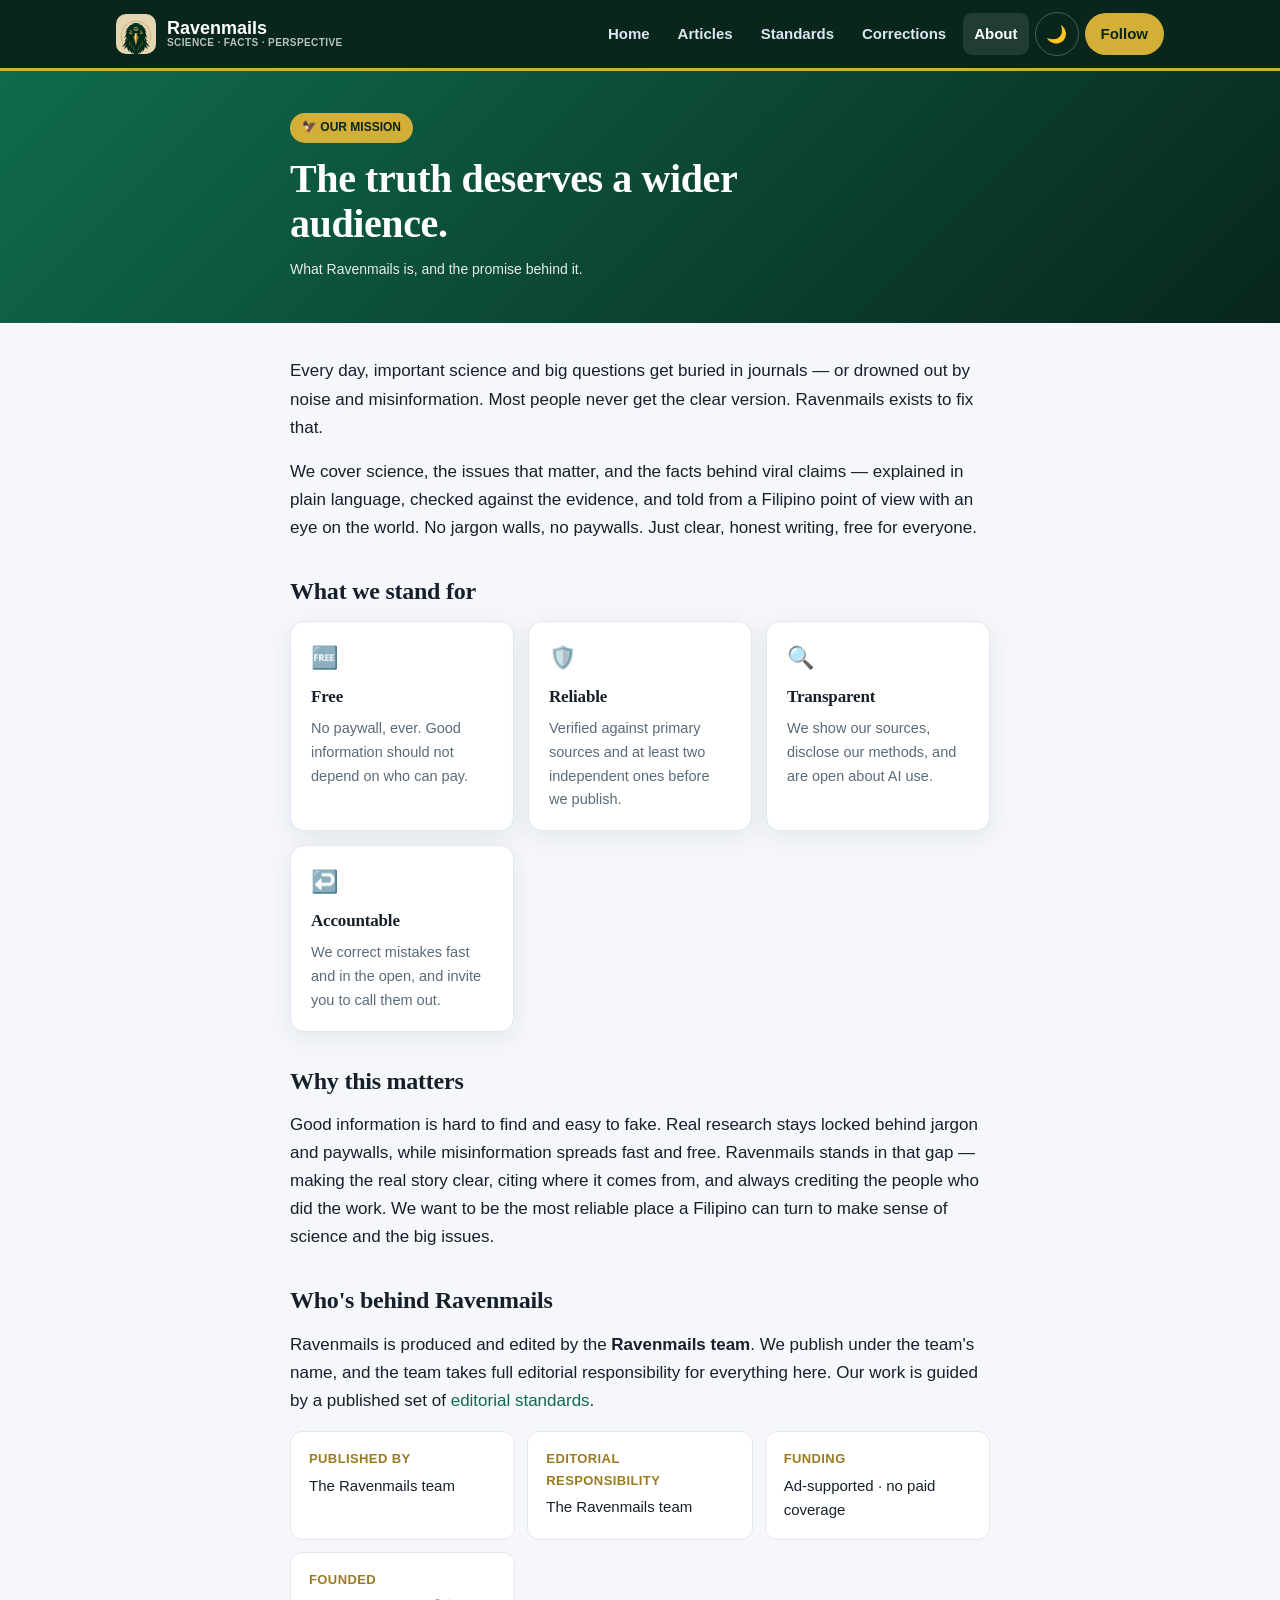
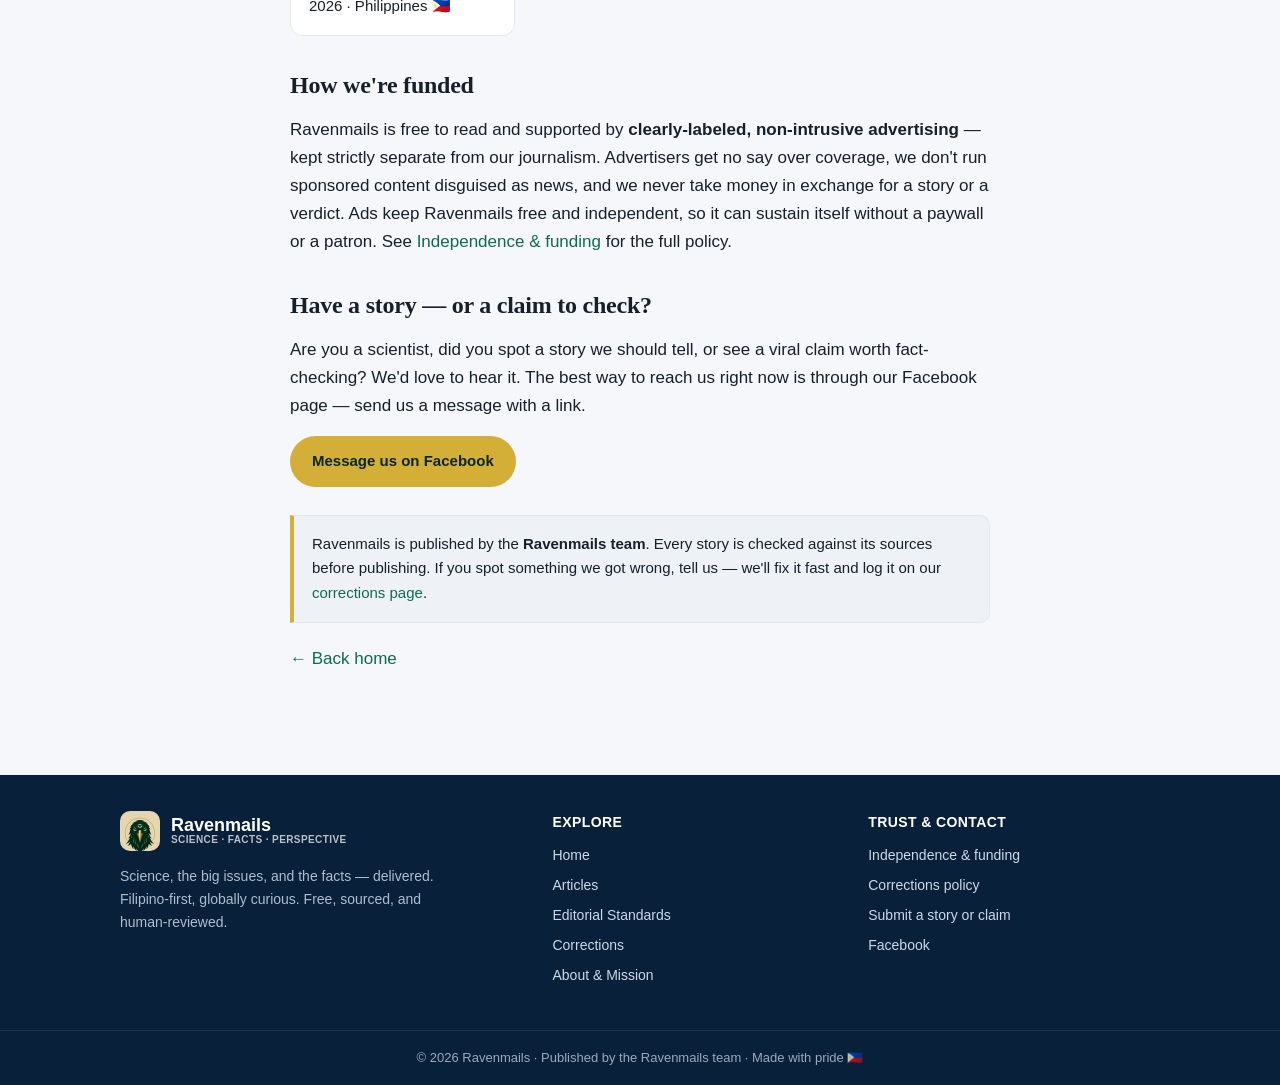
<file: about.html>
<!DOCTYPE html>
<html lang="en">
<head>
<meta charset="UTF-8">
<meta name="viewport" content="width=device-width, initial-scale=1.0, viewport-fit=cover">
<title>About &amp; Mission — Ravenmails</title>
<meta name="description" content="Why Ravenmails exists: free, reliable, transparent, and accountable coverage of science, the big issues, and fact-checks — Filipino-first, globally curious.">
<link rel="icon" href="assets/favicon.png">
<link rel="manifest" href="manifest.webmanifest">
<meta name="theme-color" content="#08261c">
<link rel="apple-touch-icon" href="assets/apple-touch-icon.png">
<meta name="apple-mobile-web-app-capable" content="yes">
<meta name="mobile-web-app-capable" content="yes">
<meta name="apple-mobile-web-app-title" content="Ravenmails">
<link rel="stylesheet" href="styles.css">
</head>
<body>

<header class="site-header">
  <nav class="nav">
    <a class="brand" href="index.html">
      <span class="logo img"><img src="assets/logo-320.png" alt="Ravenmails" width="40" height="40"></span>
      <span class="brand-text"><b>Ravenmails</b><small>SCIENCE · FACTS · PERSPECTIVE</small></span>
    </a>
    <button class="nav-toggle" aria-label="Open menu" aria-expanded="false" aria-controls="nav-menu"><span></span><span></span><span></span></button>
    <div class="nav-menu" id="nav-menu">
      <a href="index.html">Home</a>
      <a href="index.html#articles">Articles</a>
      <a href="editorial-standards.html">Standards</a>
      <a href="corrections.html">Corrections</a>
      <a href="about.html">About</a>
      <button class="theme-toggle" type="button" aria-label="Toggle dark mode">🌙</button>
      <a class="nav-cta" href="https://www.facebook.com/profile.php?id=61591050557781" target="_blank" rel="noopener">Follow</a>
    </div>
  </nav>
  <div class="reading-progress" id="reading-progress"></div>
</header>

<section class="article-hero">
  <div class="inner">
    <span class="badge">🦅 OUR MISSION</span>
    <h1>The truth deserves a wider audience.</h1>
    <div class="meta">What Ravenmails is, and the promise behind it.</div>
  </div>
</section>

<article class="prose">
  <p class="lead">Every day, important science and big questions get buried in journals — or drowned out by noise and misinformation. Most people never get the clear version. Ravenmails exists to fix that.</p>

  <p>We cover science, the issues that matter, and the facts behind viral claims — explained in plain language, checked against the evidence, and told from a Filipino point of view with an eye on the world. No jargon walls, no paywalls. Just clear, honest writing, free for everyone.</p>

  <h2>What we stand for</h2>
  <div class="feature-grid">
    <div class="feature"><div class="ic">🆓</div><h3>Free</h3><p>No paywall, ever. Good information should not depend on who can pay.</p></div>
    <div class="feature"><div class="ic">🛡️</div><h3>Reliable</h3><p>Verified against primary sources and at least two independent ones before we publish.</p></div>
    <div class="feature"><div class="ic">🔍</div><h3>Transparent</h3><p>We show our sources, disclose our methods, and are open about AI use.</p></div>
    <div class="feature"><div class="ic">↩️</div><h3>Accountable</h3><p>We correct mistakes fast and in the open, and invite you to call them out.</p></div>
  </div>

  <h2>Why this matters</h2>
  <p>Good information is hard to find and easy to fake. Real research stays locked behind jargon and paywalls, while misinformation spreads fast and free. Ravenmails stands in that gap — making the real story clear, citing where it comes from, and always crediting the people who did the work. We want to be the most reliable place a Filipino can turn to make sense of science and the big issues.</p>

  <h2>Who's behind Ravenmails</h2>
  <p>Ravenmails is produced and edited by the <b>Ravenmails team</b>. We publish under the team's name, and the team takes full editorial responsibility for everything here. Our work is guided by a published set of <a href="editorial-standards.html">editorial standards</a>.</p>
  <div class="masthead">
    <div class="mast-card"><h4>Published by</h4><p>The Ravenmails team</p></div>
    <div class="mast-card"><h4>Editorial responsibility</h4><p>The Ravenmails team</p></div>
    <div class="mast-card"><h4>Funding</h4><p>Ad-supported · no paid coverage</p></div>
    <div class="mast-card"><h4>Founded</h4><p>2026 · Philippines 🇵🇭</p></div>
  </div>

  <h2>How we're funded</h2>
  <p>Ravenmails is free to read and supported by <b>clearly-labeled, non-intrusive advertising</b> — kept strictly separate from our journalism. Advertisers get no say over coverage, we don't run sponsored content disguised as news, and we never take money in exchange for a story or a verdict. Ads keep Ravenmails free and independent, so it can sustain itself without a paywall or a patron. See <a href="editorial-standards.html#independence">Independence &amp; funding</a> for the full policy.</p>

  <h2 id="submit">Have a story — or a claim to check?</h2>
  <p>Are you a scientist, did you spot a story we should tell, or see a viral claim worth fact-checking? We'd love to hear it. The best way to reach us right now is through our Facebook page — send us a message with a link.</p>
  <p><a class="btn btn-gold" href="https://www.facebook.com/profile.php?id=61591050557781" target="_blank" rel="noopener">Message us on Facebook</a></p>

  <div class="credit-note" style="margin-top:28px">
    Ravenmails is published by the <b>Ravenmails team</b>. Every story is checked against its sources before publishing. If you spot something we got wrong, tell us — we'll fix it fast and log it on our <a href="corrections.html">corrections page</a>.
  </div>

  <p style="margin-top:20px"><a href="index.html">← Back home</a></p>
</article>

<footer class="site-footer">
  <div class="footer-inner">
    <div>
      <a class="brand" href="index.html" style="color:#fff">
        <span class="logo img"><img src="assets/logo-320.png" alt="Ravenmails" width="40" height="40"></span>
        <span class="brand-text"><b>Ravenmails</b><small>SCIENCE · FACTS · PERSPECTIVE</small></span>
      </a>
      <p class="tag">Science, the big issues, and the facts — delivered. Filipino-first, globally curious. Free, sourced, and human-reviewed.</p>
    </div>
    <div>
      <h4>Explore</h4>
      <ul>
        <li><a href="index.html">Home</a></li>
        <li><a href="index.html#articles">Articles</a></li>
        <li><a href="editorial-standards.html">Editorial Standards</a></li>
        <li><a href="corrections.html">Corrections</a></li>
        <li><a href="about.html">About &amp; Mission</a></li>
      </ul>
    </div>
    <div>
      <h4>Trust &amp; contact</h4>
      <ul>
        <li><a href="editorial-standards.html#independence">Independence &amp; funding</a></li>
        <li><a href="editorial-standards.html#corrections-policy">Corrections policy</a></li>
        <li><a href="about.html#submit">Submit a story or claim</a></li>
        <li><a href="https://www.facebook.com/profile.php?id=61591050557781" target="_blank" rel="noopener">Facebook</a></li>
      </ul>
    </div>
  </div>
  <div class="copyright">© <span data-year>2026</span> Ravenmails · Published by the Ravenmails team · Made with pride 🇵🇭</div>
</footer>

<script src="site.js"></script>
</body>
</html>
</file>
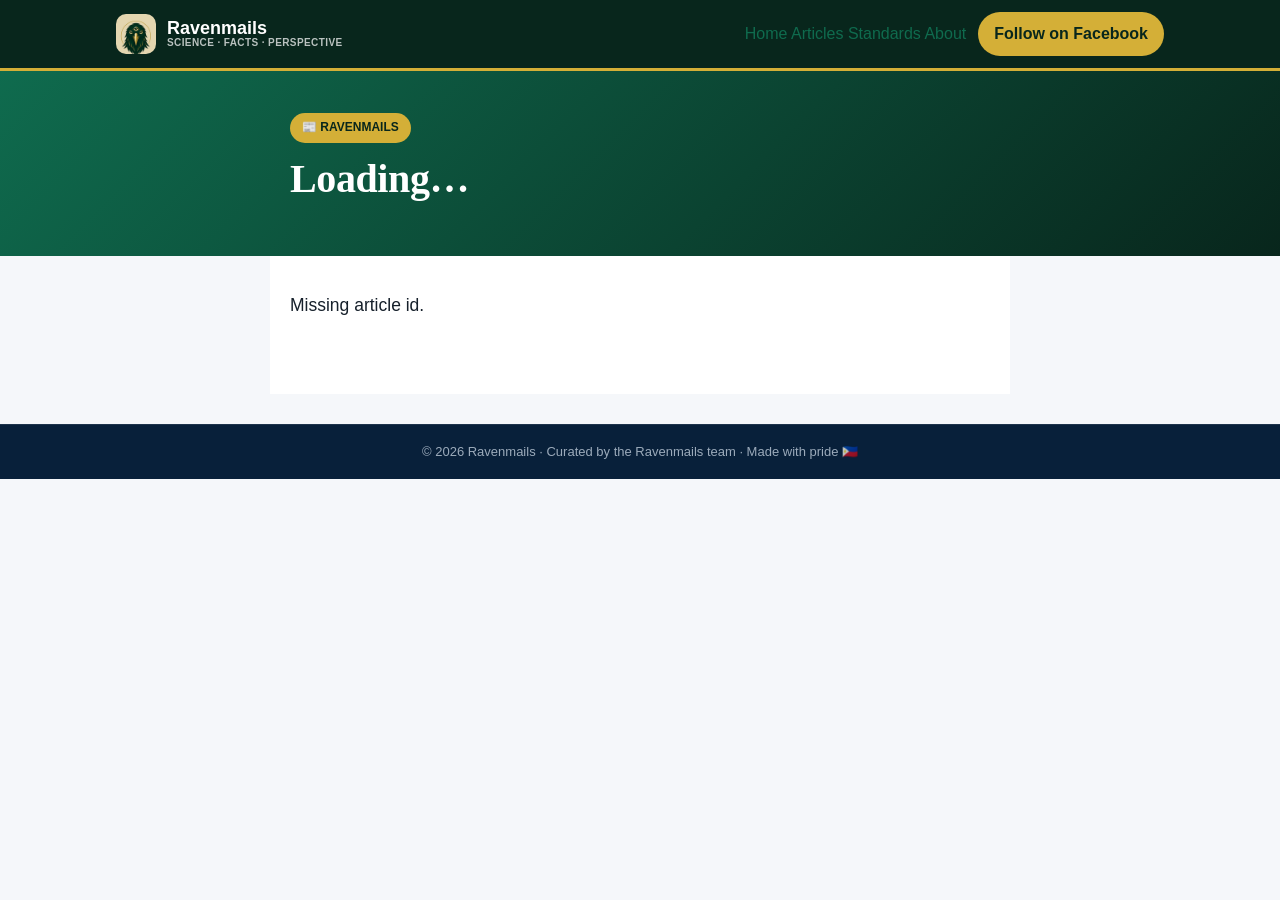
<file: article.html>
<!DOCTYPE html>
<html lang="en">
<head>
<meta charset="UTF-8">
<meta name="viewport" content="width=device-width, initial-scale=1.0">
<title>Article — Ravenmails</title>
<meta name="description" content="A Ravenmails article — science, important issues, and fact-checks, Filipino-first and globally curious.">
<link rel="icon" href="[data-uri]">
<meta property="og:title" content="Ravenmails — The truth, delivered.">
<meta property="og:description" content="Science, the big issues, and fact-checks. Filipino-first, globally curious.">
<meta property="og:type" content="article">
<link rel="stylesheet" href="styles.css">
</head>
<body>

<header class="site-header">
  <nav class="nav">
    <a class="brand" href="index.html">
      <span class="logo img"><img src="[data-uri]" alt="Ravenmails logo"></span>
      <span class="brand-text"><b>Ravenmails</b><small>SCIENCE · FACTS · PERSPECTIVE</small></span>
    </a>
    <div class="nav-links">
      <a href="index.html">Home</a>
      <a href="index.html#articles">Articles</a>
      <a href="editorial-standards.html">Standards</a>
      <a href="about.html">About</a>
    </div>
    <a class="nav-cta" href="https://www.facebook.com/ravenmails" target="_blank" rel="noopener">Follow on Facebook</a>
  </nav>
</header>

<section class="article-hero">
  <div class="inner">
    <span class="badge">📰 RAVENMAILS</span>
    <h1 id="article-title">Loading…</h1>
    <div class="meta" id="article-meta"></div>
  </div>
</section>

<article class="article-wrap">
  <div id="article-body"><p>Loading article…</p></div>
</article>

<footer class="site-footer">
  <div class="copyright">© 2026 Ravenmails · Curated by the Ravenmails team · Made with pride 🇵🇭</div>
</footer>

<script src="config.js"></script>
<script src="drive.js"></script>
<script>Ravenmails.renderArticle();</script>
</body>
</html>
</file>
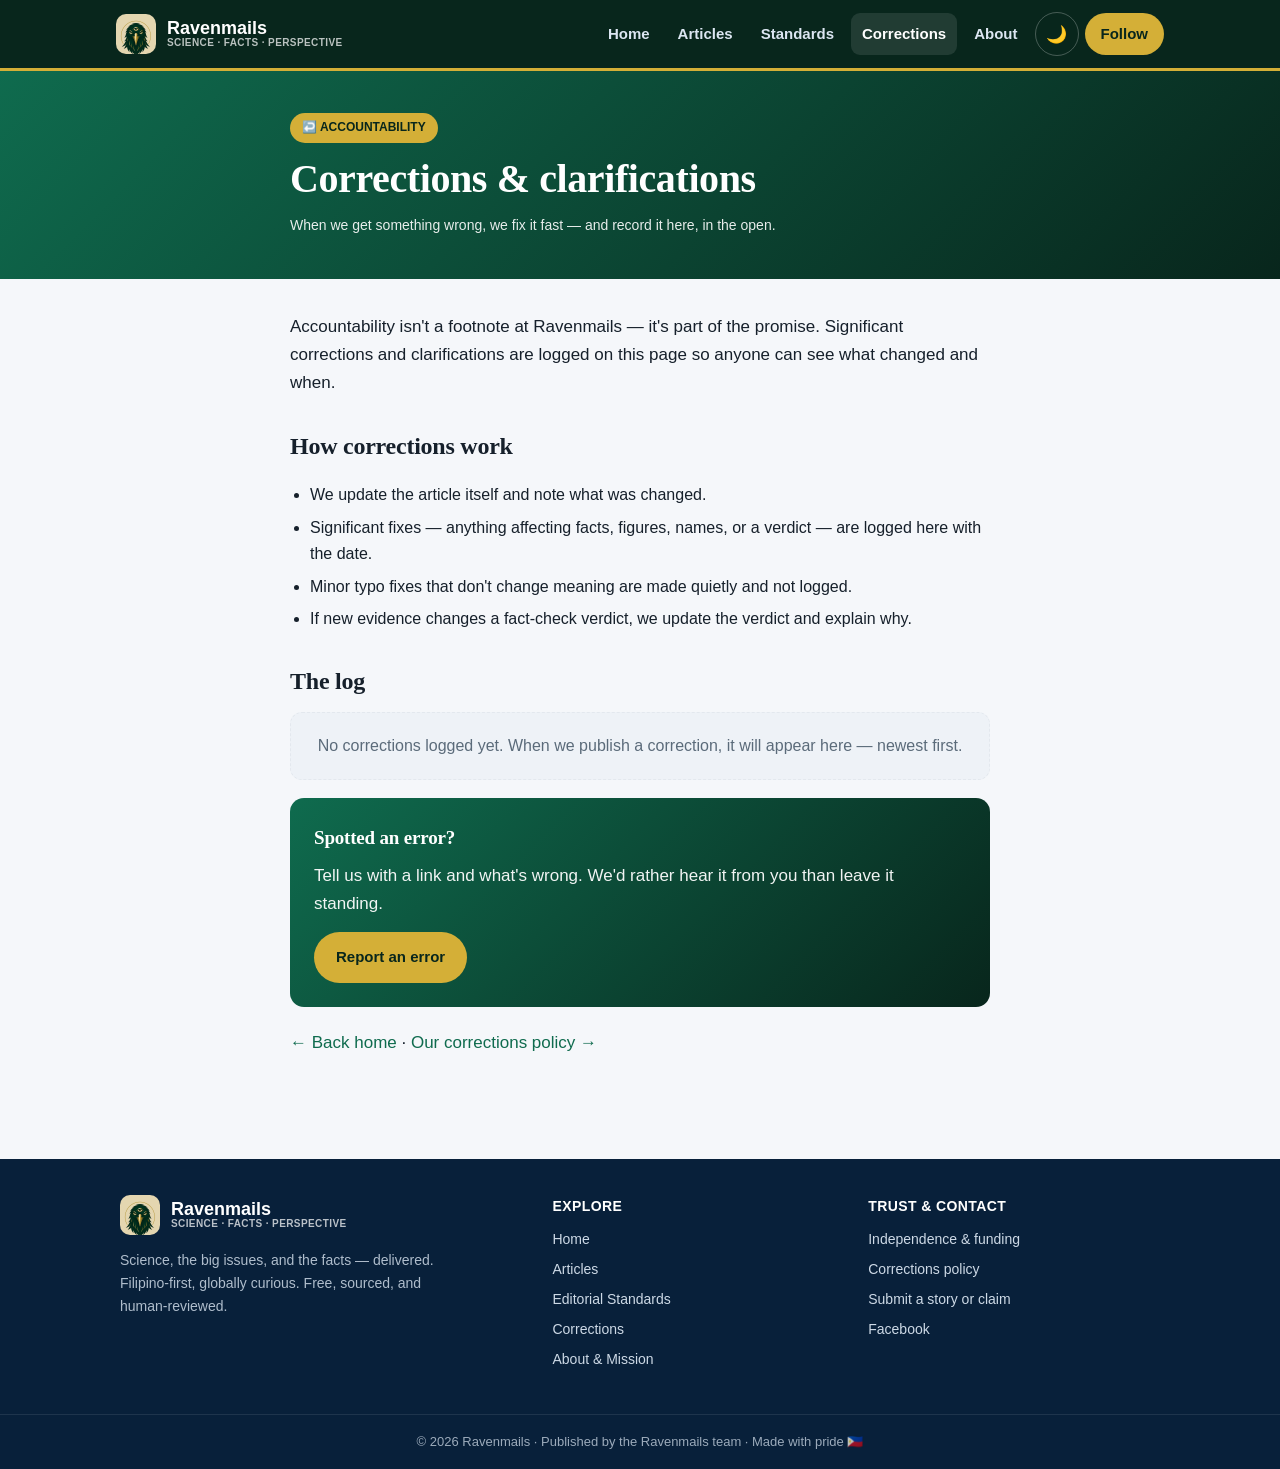
<file: corrections.html>
<!DOCTYPE html>
<html lang="en">
<head>
<meta charset="UTF-8">
<meta name="viewport" content="width=device-width, initial-scale=1.0, viewport-fit=cover">
<title>Corrections — Ravenmails</title>
<meta name="description" content="Ravenmails' public corrections log. When we get something wrong, we fix it fast and record it here — accountability in the open.">
<link rel="icon" href="assets/favicon.png">
<link rel="manifest" href="manifest.webmanifest">
<meta name="theme-color" content="#08261c">
<link rel="apple-touch-icon" href="assets/apple-touch-icon.png">
<meta name="apple-mobile-web-app-capable" content="yes">
<meta name="mobile-web-app-capable" content="yes">
<meta name="apple-mobile-web-app-title" content="Ravenmails">
<link rel="stylesheet" href="styles.css">
</head>
<body>

<header class="site-header">
  <nav class="nav">
    <a class="brand" href="index.html">
      <span class="logo img"><img src="assets/logo-320.png" alt="Ravenmails" width="40" height="40"></span>
      <span class="brand-text"><b>Ravenmails</b><small>SCIENCE · FACTS · PERSPECTIVE</small></span>
    </a>
    <button class="nav-toggle" aria-label="Open menu" aria-expanded="false" aria-controls="nav-menu"><span></span><span></span><span></span></button>
    <div class="nav-menu" id="nav-menu">
      <a href="index.html">Home</a>
      <a href="index.html#articles">Articles</a>
      <a href="editorial-standards.html">Standards</a>
      <a href="corrections.html">Corrections</a>
      <a href="about.html">About</a>
      <button class="theme-toggle" type="button" aria-label="Toggle dark mode">🌙</button>
      <a class="nav-cta" href="https://www.facebook.com/profile.php?id=61591050557781" target="_blank" rel="noopener">Follow</a>
    </div>
  </nav>
  <div class="reading-progress" id="reading-progress"></div>
</header>

<section class="article-hero">
  <div class="inner">
    <span class="badge">↩️ ACCOUNTABILITY</span>
    <h1>Corrections &amp; clarifications</h1>
    <div class="meta">When we get something wrong, we fix it fast — and record it here, in the open.</div>
  </div>
</section>

<article class="prose">
  <p class="lead">Accountability isn't a footnote at Ravenmails — it's part of the promise. Significant corrections and clarifications are logged on this page so anyone can see what changed and when.</p>

  <h2>How corrections work</h2>
  <ul>
    <li>We update the article itself and note what was changed.</li>
    <li>Significant fixes — anything affecting facts, figures, names, or a verdict — are logged here with the date.</li>
    <li>Minor typo fixes that don't change meaning are made quietly and not logged.</li>
    <li>If new evidence changes a fact-check verdict, we update the verdict and explain why.</li>
  </ul>

  <h2>The log</h2>
  <div class="empty-log">
    No corrections logged yet. When we publish a correction, it will appear here — newest first.
  </div>

  <!-- Template for a future entry (copy, fill, and place newest at the top of the log):
  <div class="correction">
    <span class="when">Corrected — Month D, YYYY</span>
    <p><b>Headline of the affected article.</b> What was wrong and what we changed it to, in one or two plain sentences.</p>
  </div>
  -->

  <div class="callout">
    <h3>Spotted an error?</h3>
    <p>Tell us with a link and what's wrong. We'd rather hear it from you than leave it standing.</p>
    <a class="btn btn-gold" href="https://www.facebook.com/profile.php?id=61591050557781" target="_blank" rel="noopener">Report an error</a>
  </div>

  <p style="margin-top:22px"><a href="index.html">← Back home</a> · <a href="editorial-standards.html#corrections-policy">Our corrections policy →</a></p>
</article>

<footer class="site-footer">
  <div class="footer-inner">
    <div>
      <a class="brand" href="index.html" style="color:#fff">
        <span class="logo img"><img src="assets/logo-320.png" alt="Ravenmails" width="40" height="40"></span>
        <span class="brand-text"><b>Ravenmails</b><small>SCIENCE · FACTS · PERSPECTIVE</small></span>
      </a>
      <p class="tag">Science, the big issues, and the facts — delivered. Filipino-first, globally curious. Free, sourced, and human-reviewed.</p>
    </div>
    <div>
      <h4>Explore</h4>
      <ul>
        <li><a href="index.html">Home</a></li>
        <li><a href="index.html#articles">Articles</a></li>
        <li><a href="editorial-standards.html">Editorial Standards</a></li>
        <li><a href="corrections.html">Corrections</a></li>
        <li><a href="about.html">About &amp; Mission</a></li>
      </ul>
    </div>
    <div>
      <h4>Trust &amp; contact</h4>
      <ul>
        <li><a href="editorial-standards.html#independence">Independence &amp; funding</a></li>
        <li><a href="editorial-standards.html#corrections-policy">Corrections policy</a></li>
        <li><a href="about.html#submit">Submit a story or claim</a></li>
        <li><a href="https://www.facebook.com/profile.php?id=61591050557781" target="_blank" rel="noopener">Facebook</a></li>
      </ul>
    </div>
  </div>
  <div class="copyright">© <span data-year>2026</span> Ravenmails · Published by the Ravenmails team · Made with pride 🇵🇭</div>
</footer>

<script src="site.js"></script>
</body>
</html>
</file>
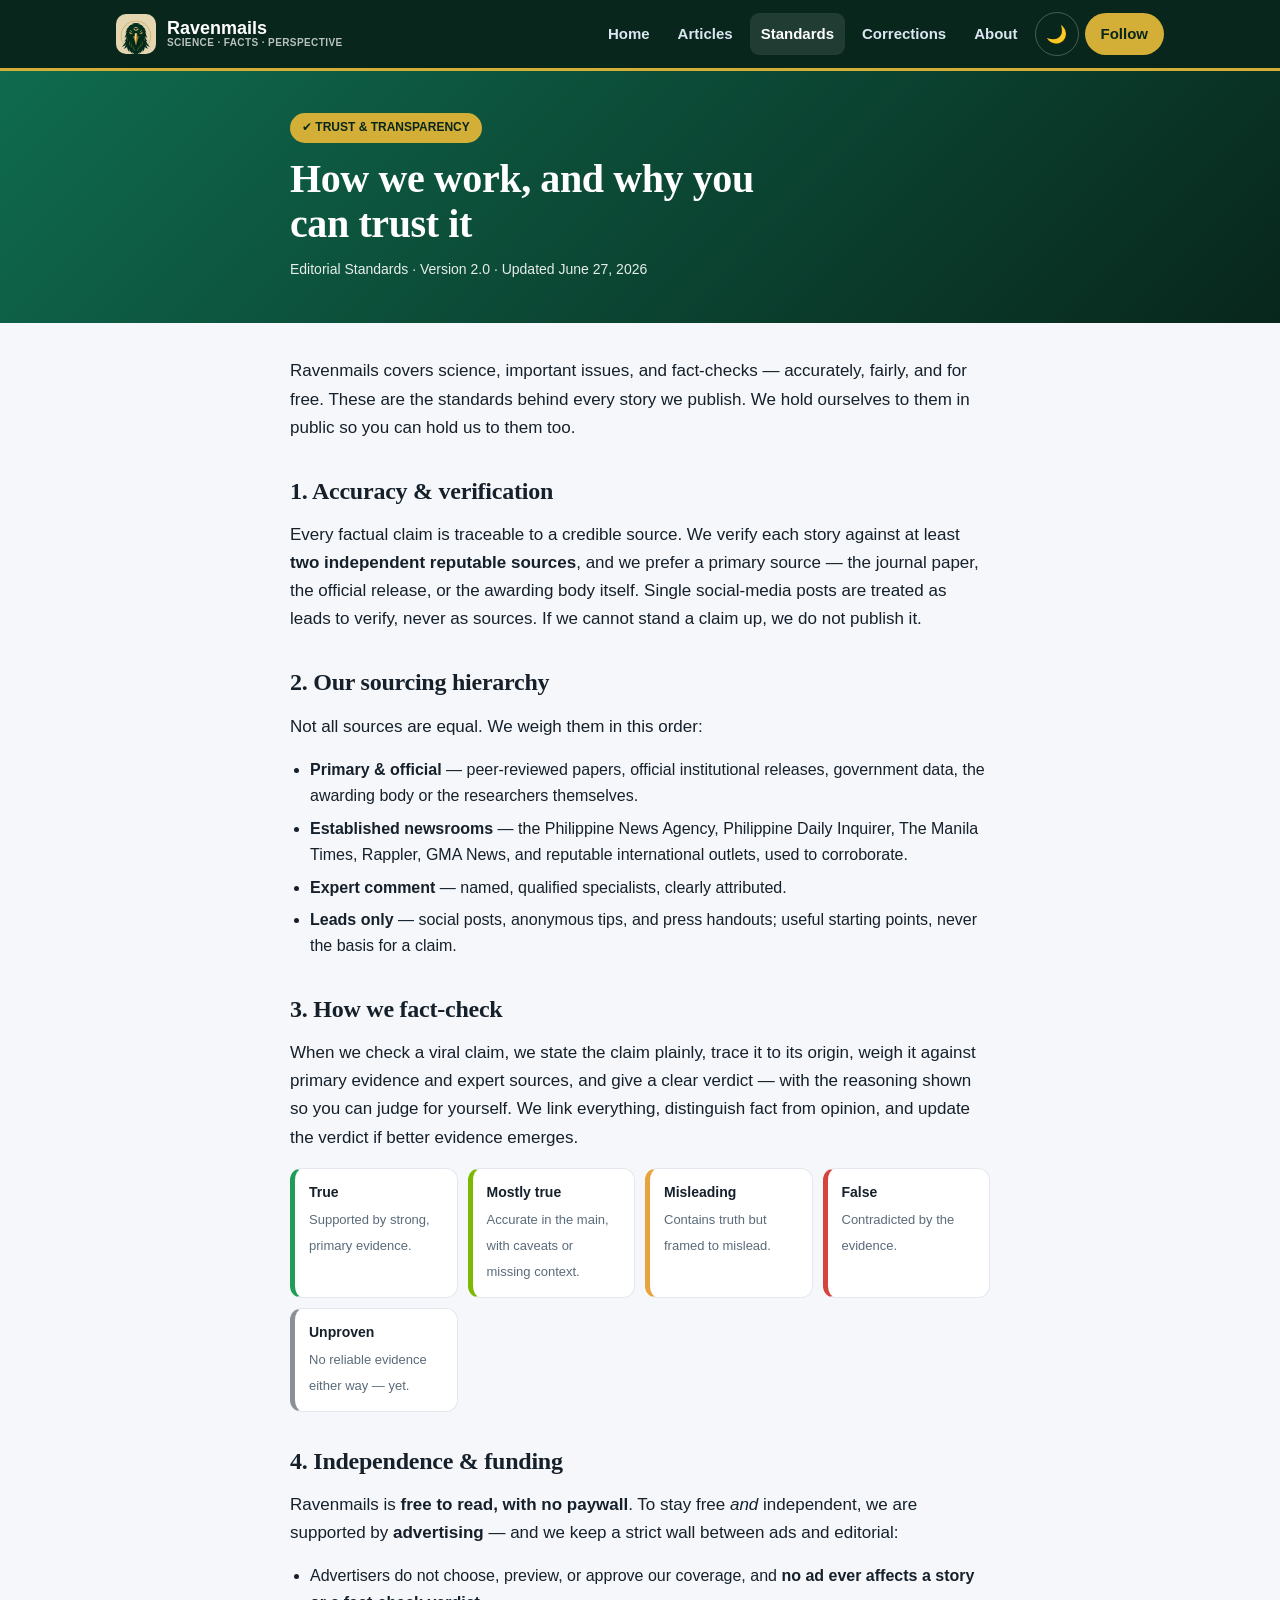
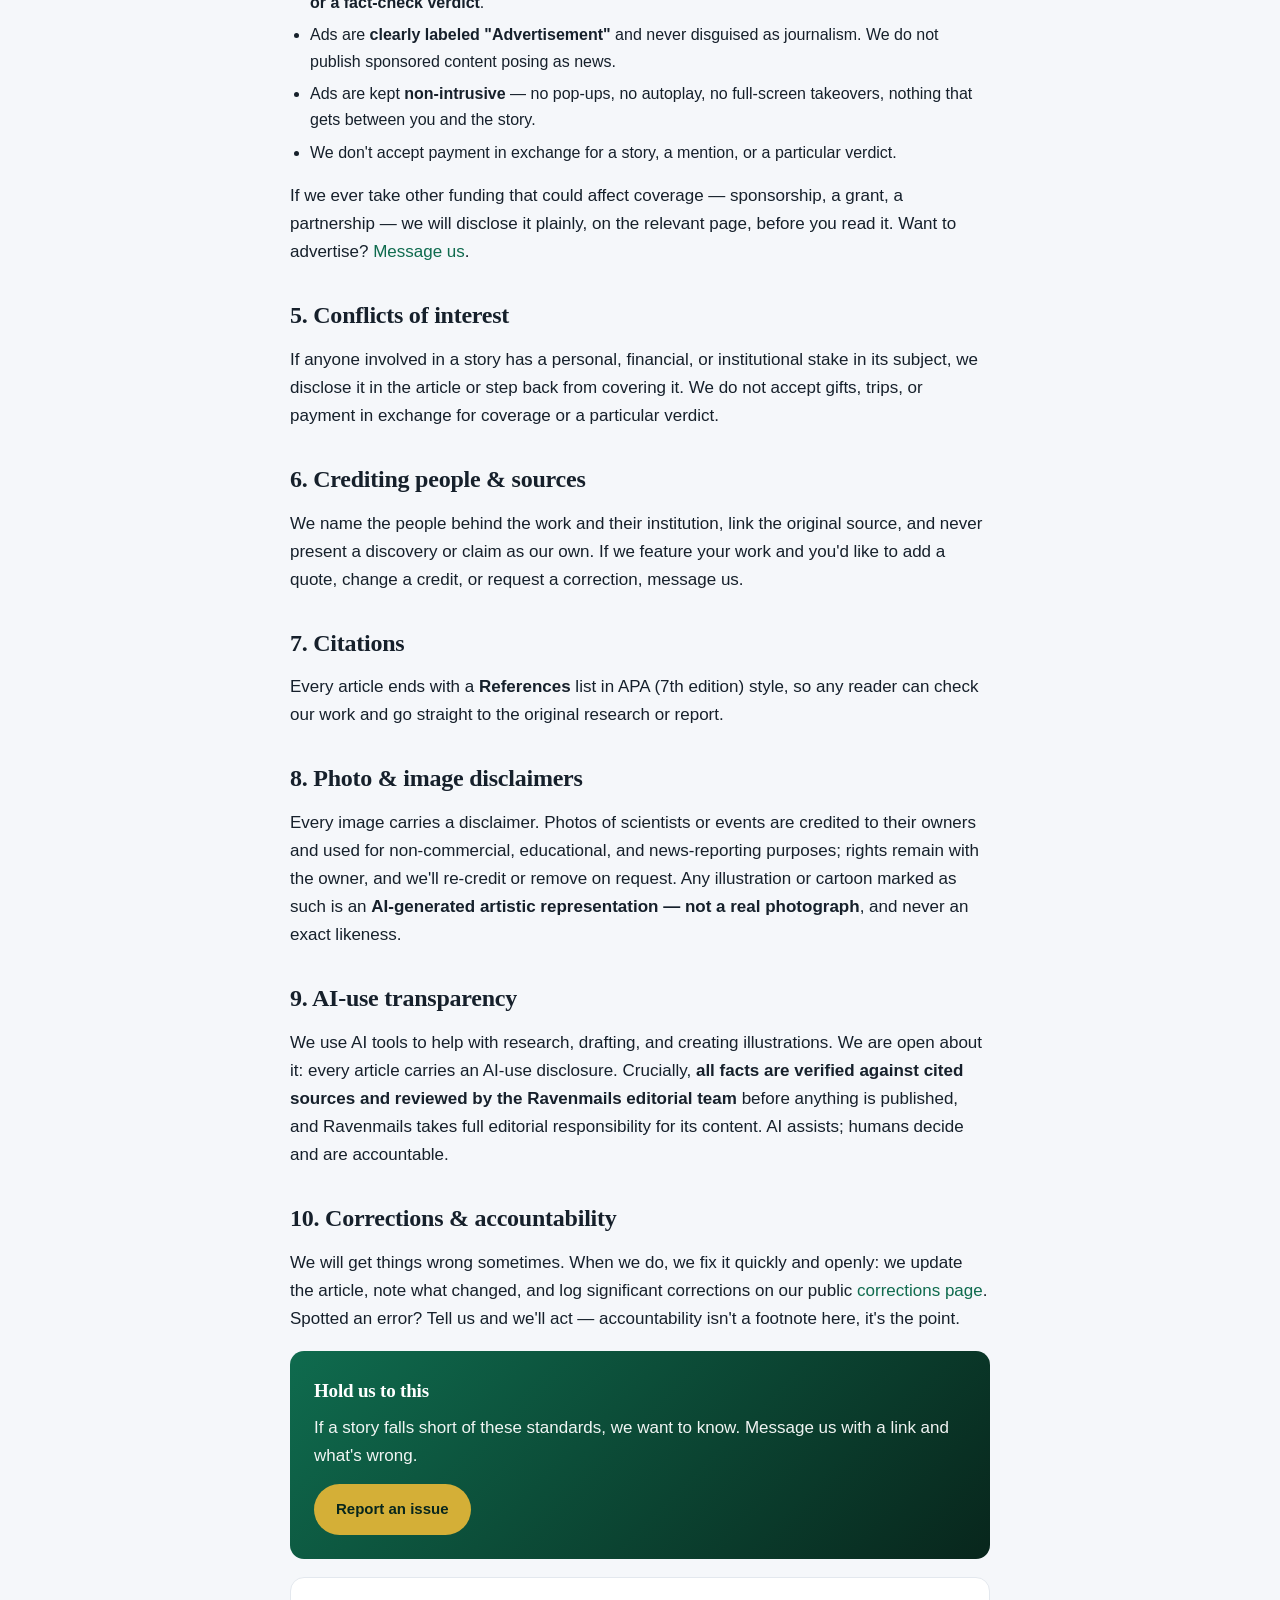
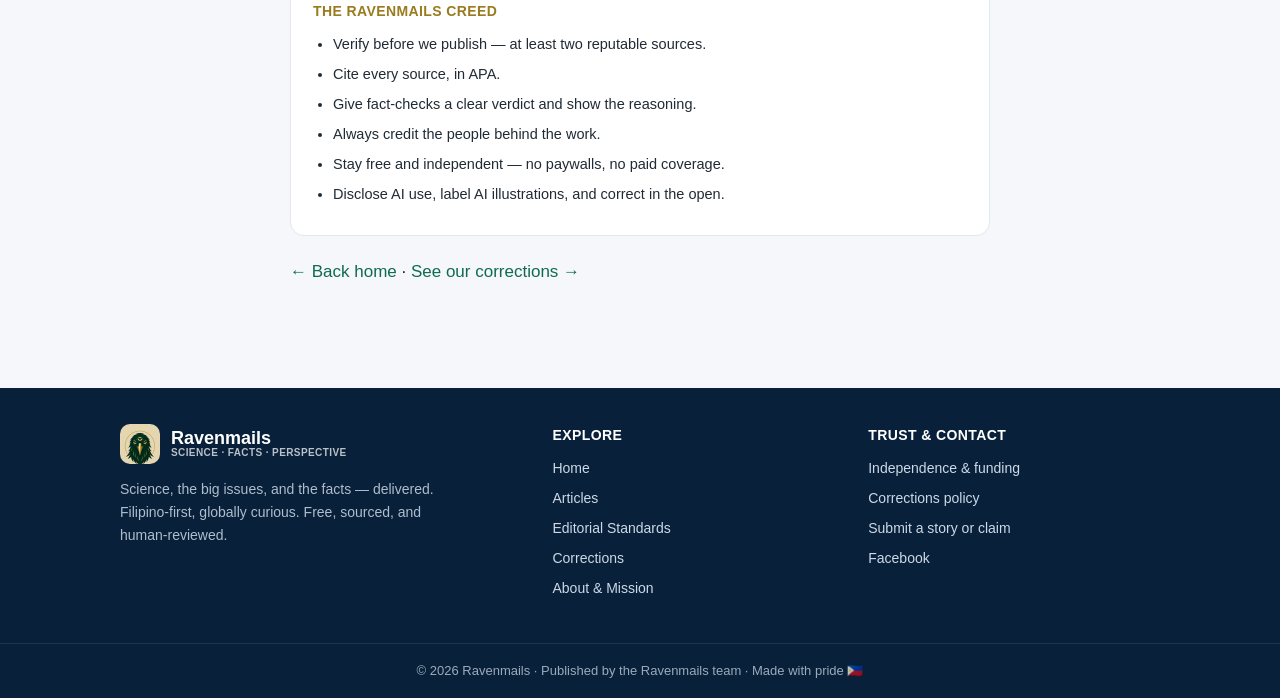
<file: editorial-standards.html>
<!DOCTYPE html>
<html lang="en">
<head>
<meta charset="UTF-8">
<meta name="viewport" content="width=device-width, initial-scale=1.0, viewport-fit=cover">
<title>Editorial Standards — Ravenmails</title>
<meta name="description" content="How Ravenmails works: accuracy, two-source verification, sourcing hierarchy, APA citations, a clear fact-check verdict scale, independence and funding, AI-use transparency, and corrections.">
<link rel="icon" href="assets/favicon.png">
<link rel="manifest" href="manifest.webmanifest">
<meta name="theme-color" content="#08261c">
<link rel="apple-touch-icon" href="assets/apple-touch-icon.png">
<meta name="apple-mobile-web-app-capable" content="yes">
<meta name="mobile-web-app-capable" content="yes">
<meta name="apple-mobile-web-app-title" content="Ravenmails">
<link rel="stylesheet" href="styles.css">
</head>
<body>

<header class="site-header">
  <nav class="nav">
    <a class="brand" href="index.html">
      <span class="logo img"><img src="assets/logo-320.png" alt="Ravenmails" width="40" height="40"></span>
      <span class="brand-text"><b>Ravenmails</b><small>SCIENCE · FACTS · PERSPECTIVE</small></span>
    </a>
    <button class="nav-toggle" aria-label="Open menu" aria-expanded="false" aria-controls="nav-menu"><span></span><span></span><span></span></button>
    <div class="nav-menu" id="nav-menu">
      <a href="index.html">Home</a>
      <a href="index.html#articles">Articles</a>
      <a href="editorial-standards.html">Standards</a>
      <a href="corrections.html">Corrections</a>
      <a href="about.html">About</a>
      <button class="theme-toggle" type="button" aria-label="Toggle dark mode">🌙</button>
      <a class="nav-cta" href="https://www.facebook.com/profile.php?id=61591050557781" target="_blank" rel="noopener">Follow</a>
    </div>
  </nav>
  <div class="reading-progress" id="reading-progress"></div>
</header>

<section class="article-hero">
  <div class="inner">
    <span class="badge">✔ TRUST &amp; TRANSPARENCY</span>
    <h1>How we work, and why you can trust it</h1>
    <div class="meta">Editorial Standards · Version 2.0 · Updated June 27, 2026</div>
  </div>
</section>

<article class="prose">
  <p class="lead">Ravenmails covers science, important issues, and fact-checks — accurately, fairly, and for free. These are the standards behind every story we publish. We hold ourselves to them in public so you can hold us to them too.</p>

  <h2 id="accuracy">1. Accuracy &amp; verification</h2>
  <p>Every factual claim is traceable to a credible source. We verify each story against at least <b>two independent reputable sources</b>, and we prefer a primary source — the journal paper, the official release, or the awarding body itself. Single social-media posts are treated as leads to verify, never as sources. If we cannot stand a claim up, we do not publish it.</p>

  <h2 id="sourcing">2. Our sourcing hierarchy</h2>
  <p>Not all sources are equal. We weigh them in this order:</p>
  <ul>
    <li><b>Primary &amp; official</b> — peer-reviewed papers, official institutional releases, government data, the awarding body or the researchers themselves.</li>
    <li><b>Established newsrooms</b> — the Philippine News Agency, Philippine Daily Inquirer, The Manila Times, Rappler, GMA News, and reputable international outlets, used to corroborate.</li>
    <li><b>Expert comment</b> — named, qualified specialists, clearly attributed.</li>
    <li><b>Leads only</b> — social posts, anonymous tips, and press handouts; useful starting points, never the basis for a claim.</li>
  </ul>

  <h2 id="factcheck">3. How we fact-check</h2>
  <p>When we check a viral claim, we state the claim plainly, trace it to its origin, weigh it against primary evidence and expert sources, and give a clear verdict — with the reasoning shown so you can judge for yourself. We link everything, distinguish fact from opinion, and update the verdict if better evidence emerges.</p>
  <div class="verdicts">
    <div class="verdict v-true"><b>True</b><span>Supported by strong, primary evidence.</span></div>
    <div class="verdict v-mtrue"><b>Mostly true</b><span>Accurate in the main, with caveats or missing context.</span></div>
    <div class="verdict v-mislead"><b>Misleading</b><span>Contains truth but framed to mislead.</span></div>
    <div class="verdict v-false"><b>False</b><span>Contradicted by the evidence.</span></div>
    <div class="verdict v-unproven"><b>Unproven</b><span>No reliable evidence either way — yet.</span></div>
  </div>

  <h2 id="independence">4. Independence &amp; funding</h2>
  <p>Ravenmails is <b>free to read, with no paywall</b>. To stay free <em>and</em> independent, we are supported by <b>advertising</b> — and we keep a strict wall between ads and editorial:</p>
  <ul>
    <li>Advertisers do not choose, preview, or approve our coverage, and <b>no ad ever affects a story or a fact-check verdict</b>.</li>
    <li>Ads are <b>clearly labeled "Advertisement"</b> and never disguised as journalism. We do not publish sponsored content posing as news.</li>
    <li>Ads are kept <b>non-intrusive</b> — no pop-ups, no autoplay, no full-screen takeovers, nothing that gets between you and the story.</li>
    <li>We don't accept payment in exchange for a story, a mention, or a particular verdict.</li>
  </ul>
  <p>If we ever take other funding that could affect coverage — sponsorship, a grant, a partnership — we will disclose it plainly, on the relevant page, before you read it. Want to advertise? <a href="https://www.facebook.com/profile.php?id=61591050557781" target="_blank" rel="noopener">Message us</a>.</p>

  <h2 id="coi">5. Conflicts of interest</h2>
  <p>If anyone involved in a story has a personal, financial, or institutional stake in its subject, we disclose it in the article or step back from covering it. We do not accept gifts, trips, or payment in exchange for coverage or a particular verdict.</p>

  <h2 id="credit">6. Crediting people &amp; sources</h2>
  <p>We name the people behind the work and their institution, link the original source, and never present a discovery or claim as our own. If we feature your work and you'd like to add a quote, change a credit, or request a correction, message us.</p>

  <h2 id="citations">7. Citations</h2>
  <p>Every article ends with a <b>References</b> list in APA (7th edition) style, so any reader can check our work and go straight to the original research or report.</p>

  <h2 id="images">8. Photo &amp; image disclaimers</h2>
  <p>Every image carries a disclaimer. Photos of scientists or events are credited to their owners and used for non-commercial, educational, and news-reporting purposes; rights remain with the owner, and we'll re-credit or remove on request. Any illustration or cartoon marked as such is an <b>AI-generated artistic representation — not a real photograph</b>, and never an exact likeness.</p>

  <h2 id="ai">9. AI-use transparency</h2>
  <p>We use AI tools to help with research, drafting, and creating illustrations. We are open about it: every article carries an AI-use disclosure. Crucially, <b>all facts are verified against cited sources and reviewed by the Ravenmails editorial team</b> before anything is published, and Ravenmails takes full editorial responsibility for its content. AI assists; humans decide and are accountable.</p>

  <h2 id="corrections-policy">10. Corrections &amp; accountability</h2>
  <p>We will get things wrong sometimes. When we do, we fix it quickly and openly: we update the article, note what changed, and log significant corrections on our public <a href="corrections.html">corrections page</a>. Spotted an error? Tell us and we'll act — accountability isn't a footnote here, it's the point.</p>
  <div class="callout">
    <h3>Hold us to this</h3>
    <p>If a story falls short of these standards, we want to know. Message us with a link and what's wrong.</p>
    <a class="btn btn-gold" href="https://www.facebook.com/profile.php?id=61591050557781" target="_blank" rel="noopener">Report an issue</a>
  </div>

  <div class="creed" style="background:var(--card-bg);border:1px solid var(--line);color:var(--ink)">
    <h4 style="color:var(--accent)">The Ravenmails Creed</h4>
    <ul>
      <li>Verify before we publish — at least two reputable sources.</li>
      <li>Cite every source, in APA.</li>
      <li>Give fact-checks a clear verdict and show the reasoning.</li>
      <li>Always credit the people behind the work.</li>
      <li>Stay free and independent — no paywalls, no paid coverage.</li>
      <li>Disclose AI use, label AI illustrations, and correct in the open.</li>
    </ul>
  </div>

  <p style="margin-top:22px"><a href="index.html">← Back home</a> · <a href="corrections.html">See our corrections →</a></p>
</article>

<footer class="site-footer">
  <div class="footer-inner">
    <div>
      <a class="brand" href="index.html" style="color:#fff">
        <span class="logo img"><img src="assets/logo-320.png" alt="Ravenmails" width="40" height="40"></span>
        <span class="brand-text"><b>Ravenmails</b><small>SCIENCE · FACTS · PERSPECTIVE</small></span>
      </a>
      <p class="tag">Science, the big issues, and the facts — delivered. Filipino-first, globally curious. Free, sourced, and human-reviewed.</p>
    </div>
    <div>
      <h4>Explore</h4>
      <ul>
        <li><a href="index.html">Home</a></li>
        <li><a href="index.html#articles">Articles</a></li>
        <li><a href="editorial-standards.html">Editorial Standards</a></li>
        <li><a href="corrections.html">Corrections</a></li>
        <li><a href="about.html">About &amp; Mission</a></li>
      </ul>
    </div>
    <div>
      <h4>Trust &amp; contact</h4>
      <ul>
        <li><a href="editorial-standards.html#independence">Independence &amp; funding</a></li>
        <li><a href="editorial-standards.html#corrections-policy">Corrections policy</a></li>
        <li><a href="about.html#submit">Submit a story or claim</a></li>
        <li><a href="https://www.facebook.com/profile.php?id=61591050557781" target="_blank" rel="noopener">Facebook</a></li>
      </ul>
    </div>
  </div>
  <div class="copyright">© <span data-year>2026</span> Ravenmails · Published by the Ravenmails team · Made with pride 🇵🇭</div>
</footer>

<script src="site.js"></script>
</body>
</html>
</file>
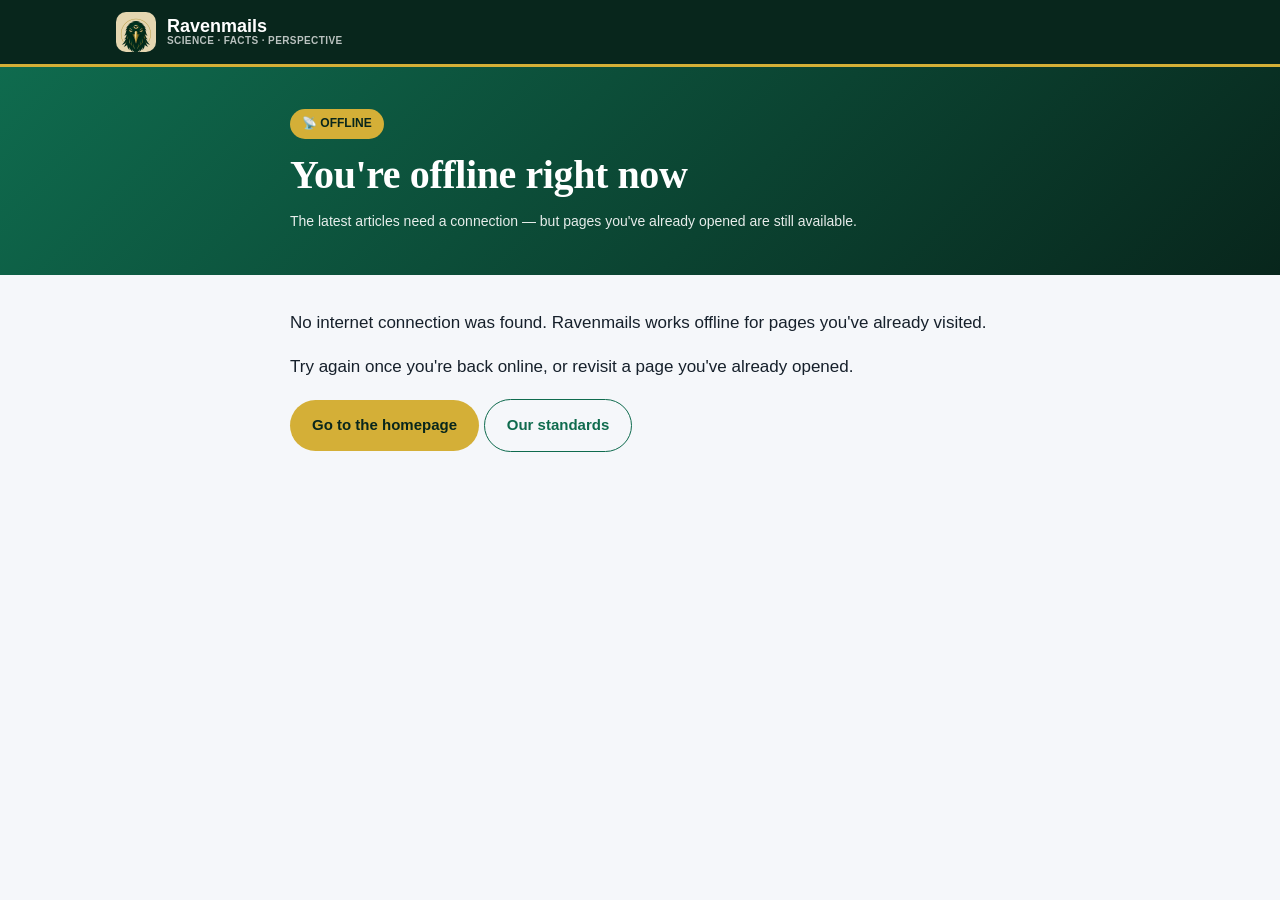
<file: offline.html>
<!DOCTYPE html>
<html lang="en">
<head>
<meta charset="UTF-8">
<meta name="viewport" content="width=device-width, initial-scale=1.0, viewport-fit=cover">
<title>Offline — Ravenmails</title>
<link rel="icon" href="assets/favicon.png">
<meta name="theme-color" content="#08261c">
<link rel="stylesheet" href="styles.css">
</head>
<body>

<header class="site-header">
  <nav class="nav">
    <a class="brand" href="index.html">
      <span class="logo img"><img src="assets/logo-320.png" alt="Ravenmails" width="40" height="40"></span>
      <span class="brand-text"><b>Ravenmails</b><small>SCIENCE · FACTS · PERSPECTIVE</small></span>
    </a>
  </nav>
</header>

<section class="article-hero">
  <div class="inner">
    <span class="badge">📡 OFFLINE</span>
    <h1>You're offline right now</h1>
    <div class="meta">The latest articles need a connection — but pages you've already opened are still available.</div>
  </div>
</section>

<article class="prose">
  <p class="lead">No internet connection was found. Ravenmails works offline for pages you've already visited.</p>
  <p>Try again once you're back online, or revisit a page you've already opened.</p>
  <p style="margin-top:18px">
    <a class="btn btn-gold" href="index.html">Go to the homepage</a>
    <a class="btn btn-outline" href="editorial-standards.html">Our standards</a>
  </p>
</article>

<script src="site.js"></script>
</body>
</html>
</file>
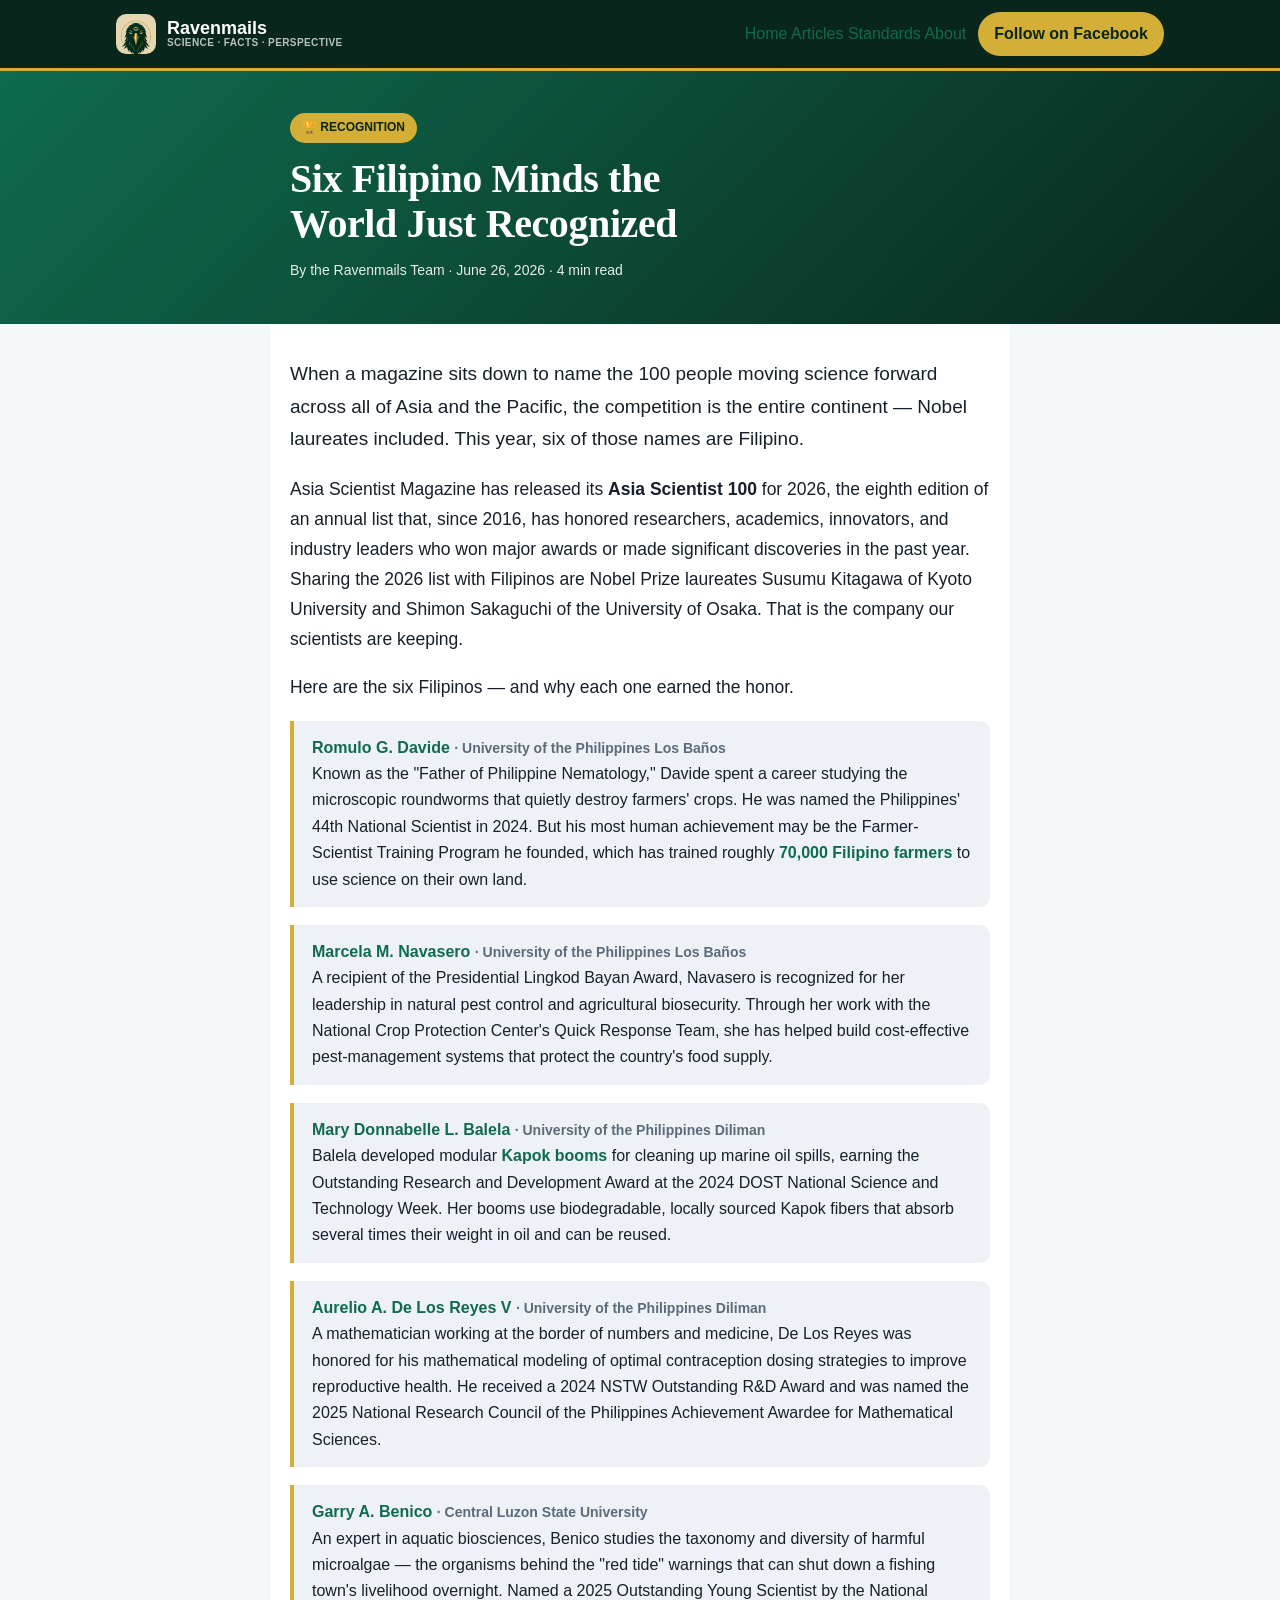
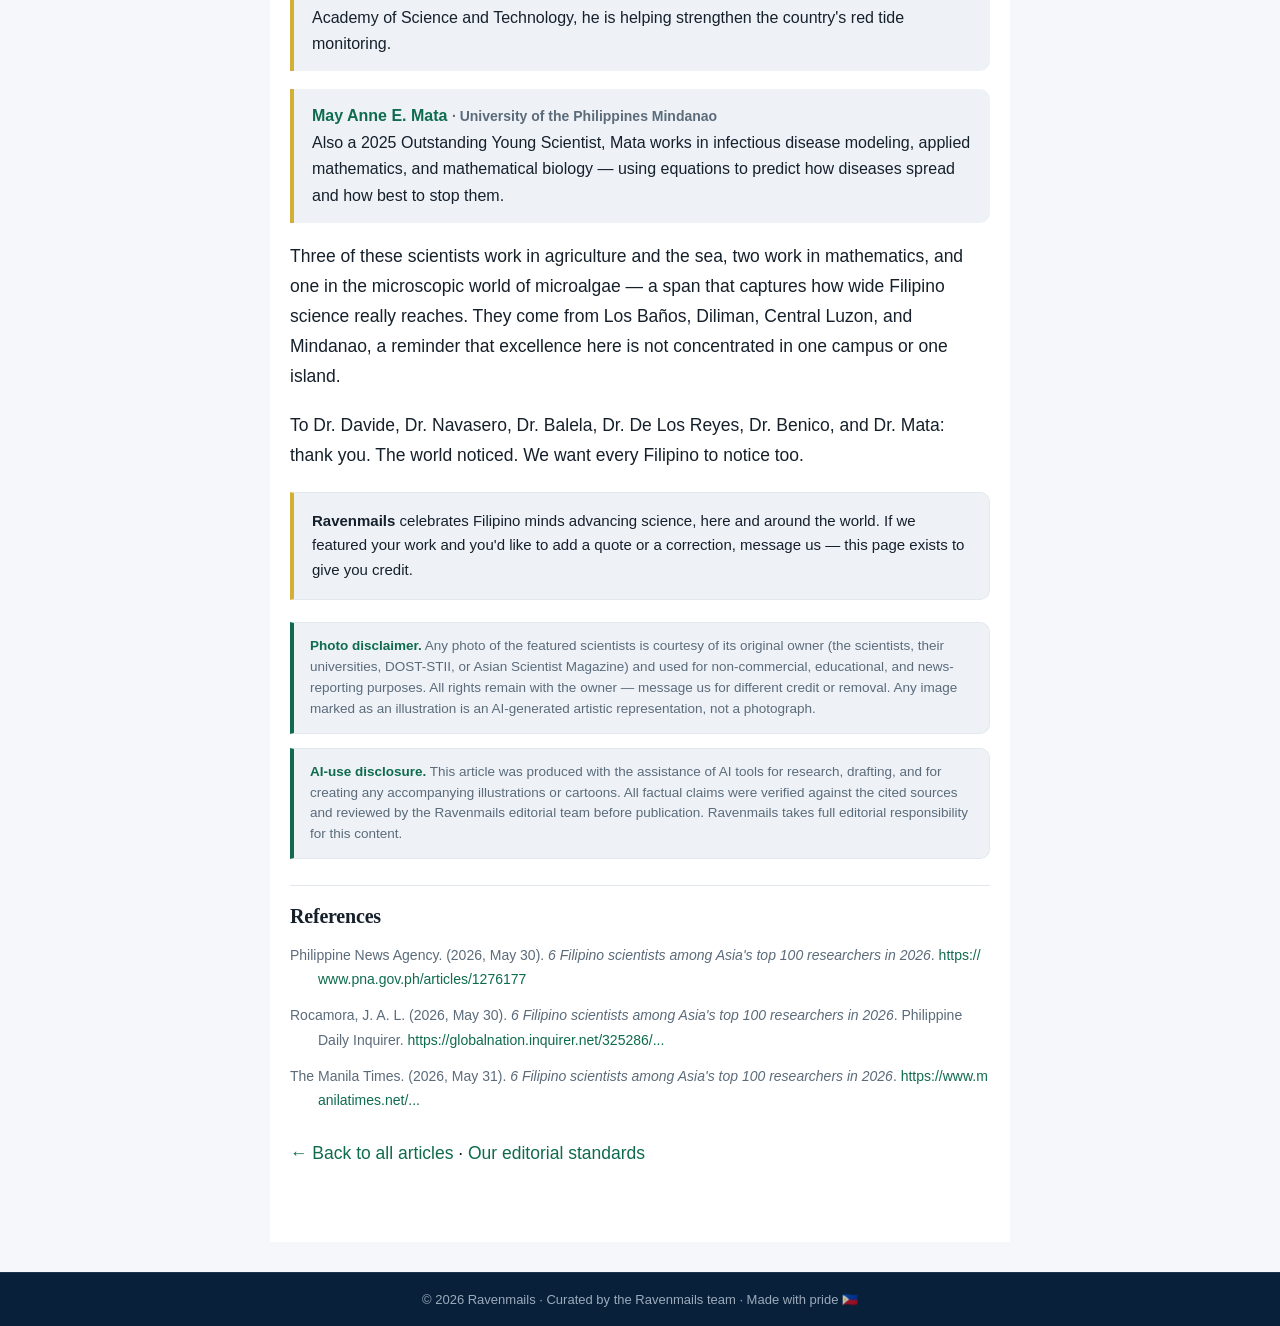
<file: articles/six-filipinos-asia-top-100.html>
<!DOCTYPE html>
<html lang="en">
<head>
<meta charset="UTF-8">
<meta name="viewport" content="width=device-width, initial-scale=1.0">
<title>Six Filipino Minds the World Just Recognized — Ravenmails</title>
<meta name="description" content="Six Filipinos were named to Asia Scientist Magazine's Asia Scientist 100 for 2026, a list that also includes Nobel laureates. Here's who they are.">
<link rel="icon" href="../assets/favicon.png">
<link rel="stylesheet" href="../styles.css">
</head>
<body>

<header class="site-header">
  <nav class="nav">
    <a class="brand" href="../index.html">
      <span class="logo img"><img src="../assets/logo-320.png" alt="Ravenmails logo"></span>
      <span class="brand-text"><b>Ravenmails</b><small>SCIENCE · FACTS · PERSPECTIVE</small></span>
    </a>
    <div class="nav-links">
      <a href="../index.html">Home</a>
      <a href="../index.html#articles">Articles</a>
      <a href="../editorial-standards.html">Standards</a>
      <a href="../about.html">About</a>
    </div>
    <a class="nav-cta" href="https://www.facebook.com/ravenmails" target="_blank" rel="noopener">Follow on Facebook</a>
  </nav>
</header>

<section class="article-hero">
  <div class="inner">
    <span class="badge">🏆 RECOGNITION</span>
    <h1>Six Filipino Minds the World Just Recognized</h1>
    <div class="meta">By the Ravenmails Team · June 26, 2026 · 4 min read</div>
  </div>
</section>

<article class="article-wrap">
  <p class="lead">When a magazine sits down to name the 100 people moving science forward across all of Asia and the Pacific, the competition is the entire continent — Nobel laureates included. This year, six of those names are Filipino.</p>

  <p>Asia Scientist Magazine has released its <b>Asia Scientist 100</b> for 2026, the eighth edition of an annual list that, since 2016, has honored researchers, academics, innovators, and industry leaders who won major awards or made significant discoveries in the past year. Sharing the 2026 list with Filipinos are Nobel Prize laureates Susumu Kitagawa of Kyoto University and Shimon Sakaguchi of the University of Osaka. That is the company our scientists are keeping.</p>

  <p>Here are the six Filipinos — and why each one earned the honor.</p>

  <div class="scientist">
    <b>Romulo G. Davide</b> <span class="aff">· University of the Philippines Los Baños</span><br>
    Known as the "Father of Philippine Nematology," Davide spent a career studying the microscopic roundworms that quietly destroy farmers' crops. He was named the Philippines' 44th National Scientist in 2024. But his most human achievement may be the Farmer-Scientist Training Program he founded, which has trained roughly <b>70,000 Filipino farmers</b> to use science on their own land.
  </div>

  <div class="scientist">
    <b>Marcela M. Navasero</b> <span class="aff">· University of the Philippines Los Baños</span><br>
    A recipient of the Presidential Lingkod Bayan Award, Navasero is recognized for her leadership in natural pest control and agricultural biosecurity. Through her work with the National Crop Protection Center's Quick Response Team, she has helped build cost-effective pest-management systems that protect the country's food supply.
  </div>

  <div class="scientist">
    <b>Mary Donnabelle L. Balela</b> <span class="aff">· University of the Philippines Diliman</span><br>
    Balela developed modular <b>Kapok booms</b> for cleaning up marine oil spills, earning the Outstanding Research and Development Award at the 2024 DOST National Science and Technology Week. Her booms use biodegradable, locally sourced Kapok fibers that absorb several times their weight in oil and can be reused.
  </div>

  <div class="scientist">
    <b>Aurelio A. De Los Reyes V</b> <span class="aff">· University of the Philippines Diliman</span><br>
    A mathematician working at the border of numbers and medicine, De Los Reyes was honored for his mathematical modeling of optimal contraception dosing strategies to improve reproductive health. He received a 2024 NSTW Outstanding R&amp;D Award and was named the 2025 National Research Council of the Philippines Achievement Awardee for Mathematical Sciences.
  </div>

  <div class="scientist">
    <b>Garry A. Benico</b> <span class="aff">· Central Luzon State University</span><br>
    An expert in aquatic biosciences, Benico studies the taxonomy and diversity of harmful microalgae — the organisms behind the "red tide" warnings that can shut down a fishing town's livelihood overnight. Named a 2025 Outstanding Young Scientist by the National Academy of Science and Technology, he is helping strengthen the country's red tide monitoring.
  </div>

  <div class="scientist">
    <b>May Anne E. Mata</b> <span class="aff">· University of the Philippines Mindanao</span><br>
    Also a 2025 Outstanding Young Scientist, Mata works in infectious disease modeling, applied mathematics, and mathematical biology — using equations to predict how diseases spread and how best to stop them.
  </div>

  <p>Three of these scientists work in agriculture and the sea, two work in mathematics, and one in the microscopic world of microalgae — a span that captures how wide Filipino science really reaches. They come from Los Baños, Diliman, Central Luzon, and Mindanao, a reminder that excellence here is not concentrated in one campus or one island.</p>

  <p>To Dr. Davide, Dr. Navasero, Dr. Balela, Dr. De Los Reyes, Dr. Benico, and Dr. Mata: thank you. The world noticed. We want every Filipino to notice too.</p>

  <div class="credit-note">
    <b>Ravenmails</b> celebrates Filipino minds advancing science, here and around the world. If we featured your work and you'd like to add a quote or a correction, message us — this page exists to give you credit.
  </div>

  <div class="disclaimer">
    <b>Photo disclaimer.</b> Any photo of the featured scientists is courtesy of its original owner (the scientists, their universities, DOST-STII, or Asian Scientist Magazine) and used for non-commercial, educational, and news-reporting purposes. All rights remain with the owner — message us for different credit or removal. Any image marked as an illustration is an AI-generated artistic representation, not a photograph.
  </div>

  <div class="disclaimer">
    <b>AI-use disclosure.</b> This article was produced with the assistance of AI tools for research, drafting, and for creating any accompanying illustrations or cartoons. All factual claims were verified against the cited sources and reviewed by the Ravenmails editorial team before publication. Ravenmails takes full editorial responsibility for this content.
  </div>

  <div class="refs">
    <h2 style="margin-top:6px">References</h2>
    <p>Philippine News Agency. (2026, May 30). <i>6 Filipino scientists among Asia's top 100 researchers in 2026</i>. <a href="https://www.pna.gov.ph/articles/1276177" target="_blank" rel="noopener">https://www.pna.gov.ph/articles/1276177</a></p>
    <p>Rocamora, J. A. L. (2026, May 30). <i>6 Filipino scientists among Asia's top 100 researchers in 2026</i>. Philippine Daily Inquirer. <a href="https://globalnation.inquirer.net/325286/6-filipino-scientists-among-asias-top-100-researchers-in-2026" target="_blank" rel="noopener">https://globalnation.inquirer.net/325286/...</a></p>
    <p>The Manila Times. (2026, May 31). <i>6 Filipino scientists among Asia's top 100 researchers in 2026</i>. <a href="https://www.manilatimes.net/2026/05/31/news/national/6-filipino-scientists-among-asias-top-100-researchers-in-2026/2354916" target="_blank" rel="noopener">https://www.manilatimes.net/...</a></p>
  </div>

  <p style="margin-top:26px"><a href="../index.html">← Back to all articles</a> · <a href="../editorial-standards.html">Our editorial standards</a></p>
</article>

<footer class="site-footer">
  <div class="copyright">© 2026 Ravenmails · Curated by the Ravenmails team · Made with pride 🇵🇭</div>
</footer>

</body>
</html>
</file>
<file: styles.css>
/* ============================================================
   Ravenmails — site styles (mobile-first, dark-mode aware, app-ready)
   Brand: deep emerald #08261c / #0f6b4e + gold #d4af37
   ============================================================ */

:root{
  --navy:#08261c;        /* deepest emerald */
  --emerald:#0f6b4e;     /* primary green */
  --emerald-2:#0a4733;
  --accent:#9a7b1f;      /* dark gold (kicker text) */
  --gold:#d4af37;        /* brand gold */
  --gold-soft:#f3e3a8;

  /* Light theme tokens */
  --ink:#16202b;
  --muted:#5b6b7a;
  --paper:#ffffff;
  --bg:#f5f7fa;
  --bg-2:#eef2f7;
  --line:#e3e8ee;
  --header-bg:#08261c;
  --header-ink:#ffffff;
  --header-ink-dim:#dce6f2;
  --footer-bg:#08203a;
  --footer-ink:#cdd9e6;
  --chip-bg:#eef2f7;
  --card-bg:#ffffff;
  --shadow:0 6px 24px rgba(11,42,74,.08);
  --shadow-lg:0 18px 50px rgba(11,42,74,.16);

  --radius:14px;
  --radius-sm:10px;
  --maxw:1080px;
  --maxw-read:740px;
  --tap:44px;            /* min touch target */
  font-synthesis:none;
  color-scheme:light;
}

/* Dark theme — auto (system) unless the user forces light */
@media (prefers-color-scheme: dark){
  :root:not([data-theme="light"]){
    --ink:#e9eef3;
    --muted:#9fb0c0;
    --paper:#0f1814;
    --bg:#0a120f;
    --bg-2:#0e1a15;
    --line:#22302a;
    --header-bg:#061a13;
    --footer-bg:#061a13;
    --footer-ink:#b9c8d6;
    --chip-bg:#13211b;
    --card-bg:#0f1c16;
    --shadow:0 6px 24px rgba(0,0,0,.5);
    --shadow-lg:0 18px 50px rgba(0,0,0,.6);
    color-scheme:dark;
  }
}
/* Dark theme — forced by toggle */
:root[data-theme="dark"]{
  --ink:#e9eef3;
  --muted:#9fb0c0;
  --paper:#0f1814;
  --bg:#0a120f;
  --bg-2:#0e1a15;
  --line:#22302a;
  --header-bg:#061a13;
  --footer-bg:#061a13;
  --footer-ink:#b9c8d6;
  --chip-bg:#13211b;
  --card-bg:#0f1c16;
  --shadow:0 6px 24px rgba(0,0,0,.5);
  --shadow-lg:0 18px 50px rgba(0,0,0,.6);
  color-scheme:dark;
}

*{box-sizing:border-box}
html{scroll-behavior:smooth;-webkit-text-size-adjust:100%}
body{
  margin:0;
  font-family:-apple-system,BlinkMacSystemFont,"Segoe UI",Roboto,Helvetica,Arial,sans-serif;
  color:var(--ink);
  background:var(--bg);
  line-height:1.65;
  -webkit-font-smoothing:antialiased;
  overflow-wrap:break-word;
}
h1,h2,h3,h4{font-family:Georgia,"Times New Roman","Iowan Old Style",serif;letter-spacing:-.01em}
a{color:var(--emerald);text-decoration:none}
a:hover{text-decoration:underline}
img{max-width:100%;display:block}
:focus-visible{outline:3px solid var(--gold);outline-offset:2px;border-radius:6px}

/* ---------- Header / nav ---------- */
.site-header{
  position:sticky;top:0;z-index:60;
  background:var(--header-bg);
  color:var(--header-ink);
  border-bottom:3px solid var(--gold);
  padding-top:env(safe-area-inset-top);
}
.nav{
  max-width:var(--maxw);margin:0 auto;
  padding:12px max(16px,env(safe-area-inset-left)) 12px max(16px,env(safe-area-inset-right));
  display:flex;align-items:center;gap:12px;
}
.brand{display:flex;align-items:center;gap:11px;color:var(--header-ink);font-weight:800;margin-right:auto}
.brand:hover{text-decoration:none}
.logo{width:40px;height:40px;border-radius:10px;flex:0 0 auto;overflow:hidden;background:#08261c}
.logo.img{padding:0;box-shadow:none}
.logo.img img{width:100%;height:100%;object-fit:cover}
.brand-text{display:flex;flex-direction:column;line-height:1.05}
.brand-text b{font-family:inherit;font-size:18px}
.brand-text small{font-family:-apple-system,sans-serif;font-weight:600;opacity:.72;font-size:10px;letter-spacing:.4px}

.nav-toggle{
  display:inline-flex;flex-direction:column;justify-content:center;gap:5px;
  width:var(--tap);height:var(--tap);border:0;background:transparent;cursor:pointer;padding:10px;border-radius:10px;
}
.nav-toggle span{display:block;height:2px;width:100%;background:#fff;border-radius:2px;transition:transform .25s,opacity .2s}
.nav-toggle[aria-expanded="true"] span:nth-child(1){transform:translateY(7px) rotate(45deg)}
.nav-toggle[aria-expanded="true"] span:nth-child(2){opacity:0}
.nav-toggle[aria-expanded="true"] span:nth-child(3){transform:translateY(-7px) rotate(-45deg)}

.nav-menu{
  display:flex;align-items:center;gap:6px;
}
.nav-menu a{
  color:var(--header-ink-dim);font-weight:600;font-size:15px;padding:9px 11px;border-radius:9px;
}
.nav-menu a:hover,.nav-menu a[aria-current="page"]{color:#fff;background:rgba(255,255,255,.10);text-decoration:none}
.nav-cta{
  background:var(--gold)!important;color:var(--navy)!important;padding:9px 16px!important;border-radius:999px!important;font-weight:800!important;
}
.nav-cta:hover{filter:brightness(1.06)}
.theme-toggle{
  width:var(--tap);height:var(--tap);min-width:var(--tap);border:1px solid rgba(255,255,255,.25);background:transparent;color:#fff;
  border-radius:999px;cursor:pointer;font-size:17px;line-height:1;display:inline-grid;place-items:center;
}
.theme-toggle:hover{background:rgba(255,255,255,.12)}

/* reading progress (article pages) */
.reading-progress{height:0;background:var(--gold);width:0;transition:width .1s linear}
body.is-article .reading-progress{height:3px}

/* Mobile nav */
@media (max-width:820px){
  .nav-menu{
    position:fixed;inset:0 0 0 auto;top:0;width:min(82vw,340px);
    flex-direction:column;align-items:stretch;gap:4px;
    background:var(--header-bg);border-left:3px solid var(--gold);
    padding:calc(env(safe-area-inset-top) + 76px) 18px 28px;
    transform:translateX(100%);transition:transform .28s ease;box-shadow:var(--shadow-lg);
    overflow-y:auto;
  }
  .nav-menu.open{transform:translateX(0)}
  .nav-menu a{font-size:17px;padding:13px 12px}
  .nav-cta{text-align:center;margin-top:8px}
  .theme-toggle{align-self:flex-start;margin-top:6px}
  .nav-backdrop{position:fixed;inset:0;background:rgba(0,0,0,.45);z-index:55;opacity:0;visibility:hidden;transition:opacity .25s}
  .nav-backdrop.open{opacity:1;visibility:visible}
}
@media (min-width:821px){
  .nav-toggle{display:none}
  .nav-backdrop{display:none}
}

/* ---------- Buttons ---------- */
.btn{display:inline-block;padding:13px 22px;border-radius:999px;font-weight:800;font-size:15px;text-align:center;cursor:pointer;border:0}
.btn-gold{background:var(--gold);color:var(--navy)}
.btn-gold:hover{filter:brightness(1.06);text-decoration:none}
.btn-ghost{border:1.5px solid rgba(255,255,255,.55);color:#fff;background:transparent}
.btn-ghost:hover{background:rgba(255,255,255,.12);text-decoration:none}
.btn-outline{border:1.5px solid var(--emerald);color:var(--emerald);background:transparent}
.btn-outline:hover{background:var(--emerald);color:#fff;text-decoration:none}

/* ---------- Hero ---------- */
.hero{background:linear-gradient(160deg,var(--navy) 0%,var(--emerald-2) 55%,#0a4733 100%);color:#fff;position:relative;overflow:hidden}
.hero::after{content:"";position:absolute;right:-120px;top:-120px;width:380px;height:380px;border-radius:50%;background:radial-gradient(circle,rgba(212,175,55,.22),transparent 65%)}
.hero-inner{max-width:var(--maxw);margin:0 auto;padding:56px 20px 60px;position:relative;z-index:1}
.eyebrow{display:inline-block;background:rgba(255,255,255,.12);border:1px solid rgba(255,255,255,.25);padding:6px 14px;border-radius:999px;font-size:12.5px;font-weight:700;letter-spacing:.4px;margin-bottom:16px;font-family:-apple-system,sans-serif}
.hero h1{font-size:clamp(32px,7vw,52px);line-height:1.05;margin:0 0 16px;font-weight:800;max-width:16ch}
.hero p{font-size:clamp(16px,2.4vw,20px);max-width:60ch;opacity:.93;margin:0 0 26px;line-height:1.55}
.hero-actions{display:flex;gap:12px;flex-wrap:wrap}

/* trust bar under hero */
.trust-bar{background:var(--paper);border-bottom:1px solid var(--line)}
.trust-bar .inner{max-width:var(--maxw);margin:0 auto;padding:16px 20px;display:flex;flex-wrap:wrap;gap:10px 22px;justify-content:center;align-items:center}
.trust-item{display:inline-flex;align-items:center;gap:8px;color:var(--muted);font-size:13.5px;font-weight:600}
.trust-item b{color:var(--ink)}
.trust-item .tic{color:var(--emerald);font-size:16px}

/* ---------- Sections ---------- */
.section{max-width:var(--maxw);margin:0 auto;padding:48px 20px}
.section h2{font-size:clamp(24px,5vw,32px);margin:0 0 6px;font-weight:800}
.section .sub{color:var(--muted);margin:0 0 26px;font-size:16px}
.kicker{color:var(--accent);font-weight:800;letter-spacing:.6px;text-transform:uppercase;font-size:12.5px;margin:0 0 6px;font-family:-apple-system,sans-serif}

/* ---------- Pillars ---------- */
.pillars{display:grid;grid-template-columns:repeat(auto-fit,minmax(200px,1fr));gap:14px}
.pillar{background:var(--card-bg);border:1px solid var(--line);border-radius:var(--radius);padding:20px;box-shadow:var(--shadow)}
.pillar .ic{font-size:24px;margin-bottom:8px}
.pillar h3{margin:0 0 6px;font-size:18px}
.pillar p{margin:0;color:var(--muted);font-size:14.5px}

/* ---------- Article cards ---------- */
.cards{display:grid;grid-template-columns:repeat(auto-fill,minmax(280px,1fr));gap:20px}
.card{background:var(--card-bg);border:1px solid var(--line);border-radius:var(--radius);overflow:hidden;box-shadow:var(--shadow);display:flex;flex-direction:column;transition:transform .15s,box-shadow .15s}
.card:hover{transform:translateY(-3px);box-shadow:var(--shadow-lg);text-decoration:none}
.card .thumb{height:140px;background:linear-gradient(135deg,var(--emerald),var(--navy));position:relative;display:grid;place-items:center;color:#fff;overflow:hidden}
.card .thumb .badge{position:absolute;top:12px;left:12px;background:var(--gold);color:var(--navy);font-weight:800;font-size:11px;padding:4px 10px;border-radius:999px;font-family:-apple-system,sans-serif;z-index:2}
.card .thumb .emoji{font-size:46px;z-index:0}
.card .thumb .thumb-img{position:absolute;inset:0;width:100%;height:100%;object-fit:cover;z-index:1}
/* article hero cover (real photo or labeled illustration) */
.article-cover{margin:0 0 22px}
.article-cover img{width:100%;border-radius:14px;display:block;background:var(--bg-2)}
.article-cover .cover-cap{font-size:12.5px;color:var(--muted);margin-top:6px;font-family:-apple-system,sans-serif}
.card .body{padding:16px 18px 20px;display:flex;flex-direction:column;gap:8px;flex:1}
.card .date{color:var(--muted);font-size:13px;font-weight:600;font-family:-apple-system,sans-serif}
.card h3{margin:0;font-size:19px;line-height:1.25}
.card p{margin:0;color:var(--muted);font-size:14.5px;flex:1}
.card .read{font-weight:800;color:var(--emerald);font-size:14px;margin-top:4px;font-family:-apple-system,sans-serif}

/* ---------- Mission band ---------- */
.band{background:var(--navy);color:#fff}
.band .section{display:grid;grid-template-columns:1.2fr .8fr;gap:30px;align-items:center}
.band h2{color:#fff}
.band p{opacity:.92}
.creed{background:rgba(255,255,255,.06);border:1px solid rgba(255,255,255,.16);border-radius:var(--radius);padding:22px}
.creed h4{margin:0 0 10px;color:var(--gold);font-size:14px;letter-spacing:.4px;text-transform:uppercase;font-family:-apple-system,sans-serif}
.creed ul{margin:0;padding-left:18px}
.creed li{margin:7px 0;font-size:14.5px;opacity:.95}

/* ---------- Article page ---------- */
.article-hero{background:linear-gradient(135deg,var(--emerald),var(--navy));color:#fff}
.article-hero .inner{max-width:var(--maxw-read);margin:0 auto;padding:42px 20px}
.article-hero .badge{display:inline-block;background:var(--gold);color:var(--navy);font-weight:800;font-size:12px;padding:5px 12px;border-radius:999px;margin-bottom:14px;font-family:-apple-system,sans-serif}
.article-hero h1{font-size:clamp(26px,6vw,40px);line-height:1.12;margin:0 0 12px;max-width:24ch}
.article-hero .meta{opacity:.9;font-size:14px;display:flex;flex-wrap:wrap;gap:6px 14px;align-items:center;font-family:-apple-system,sans-serif}
.article-hero .meta .rt::before{content:"·";margin-right:14px;opacity:.6}
.article-wrap{max-width:var(--maxw-read);margin:0 auto;padding:34px 20px 56px;background:var(--paper)}
.article-wrap p{font-size:17.5px;margin:0 0 18px;line-height:1.72}
.article-wrap h2{font-size:23px;margin:32px 0 10px}
.article-wrap h3{font-size:19px;margin:24px 0 8px}
.article-wrap img{border-radius:12px;margin:18px 0}
.article-wrap .lead{font-size:19px;color:var(--ink);font-weight:500}
.article-wrap blockquote{margin:18px 0;padding:6px 18px;border-left:4px solid var(--gold);color:var(--muted);font-style:italic}

/* share bar */
.share-bar{display:flex;flex-wrap:wrap;gap:10px;align-items:center;margin:8px 0 4px;font-family:-apple-system,sans-serif}
.share-bar .lbl{font-size:13px;color:var(--muted);font-weight:700;margin-right:2px}
.share-btn{display:inline-flex;align-items:center;gap:7px;min-height:40px;padding:8px 15px;border-radius:999px;border:1px solid var(--line);background:var(--card-bg);color:var(--ink);font-weight:700;font-size:14px;cursor:pointer}
.share-btn:hover{border-color:var(--emerald);color:var(--emerald);text-decoration:none}
.share-btn.copied{border-color:var(--emerald);color:var(--emerald)}

.scientist{border-left:4px solid var(--gold);background:var(--bg-2);padding:14px 18px;border-radius:0 10px 10px 0;margin:0 0 18px}
.scientist b{color:var(--emerald)}
.scientist .aff{color:var(--muted);font-size:14px;font-weight:600}
.sources{border-top:1px solid var(--line);margin-top:30px;padding-top:18px;color:var(--muted);font-size:14px}
.credit-note{background:var(--chip-bg);border:1px solid var(--line);border-left:4px solid var(--gold);border-radius:0 10px 10px 0;padding:16px 18px;font-size:15px;margin:22px 0}

/* disclaimers & references (from drive.js) */
.disclaimer{background:var(--bg-2);border:1px solid var(--line);border-left:4px solid var(--emerald);border-radius:0 10px 10px 0;padding:13px 16px;margin:14px 0;font-size:13.5px;color:var(--muted);line-height:1.55}
.disclaimer b{color:var(--emerald)}
.refs{border-top:1px solid var(--line);margin-top:26px;padding-top:8px}
.refs h2{font-size:20px}
.refs p{font-size:14px;color:var(--muted);margin:0 0 12px;padding-left:28px;text-indent:-28px;word-break:break-word}

/* table of contents (auto-built in drive.js) */
.toc{background:var(--bg-2);border:1px solid var(--line);border-left:4px solid var(--gold);border-radius:0 12px 12px 0;padding:16px 20px;margin:0 0 28px;font-family:-apple-system,sans-serif}
.toc .toc-h{font-size:12px;letter-spacing:1.5px;text-transform:uppercase;color:var(--muted);font-weight:800;margin:0 0 10px}
.toc ol{margin:0;padding:0;list-style:none;counter-reset:toc}
.toc li{counter-increment:toc;margin:7px 0;font-size:15.5px;line-height:1.4}
.toc li::before{content:counter(toc) ".";color:var(--gold);font-weight:700;margin-right:8px}
.toc li.lvl3{margin-left:20px;font-size:14.5px}
.toc li.lvl3::before{content:"–";margin-right:8px}
.toc a{color:var(--ink);text-decoration:none}
.toc a:hover{color:var(--emerald);text-decoration:underline}
.article-wrap h2,.article-wrap h3{scroll-margin-top:88px}

/* in-text citations + numbered reference list */
sup.cite{font-size:.72em;line-height:0}
sup.cite a{color:var(--emerald);text-decoration:none;font-weight:700;padding:0 1px}
sup.cite a:hover{text-decoration:underline}
ol.ref-list{margin:12px 0 8px;padding-left:24px;font-size:14.5px;color:var(--muted);line-height:1.6}
ol.ref-list li{margin:0 0 11px;scroll-margin-top:88px}
ol.ref-list li:target{background:var(--chip-bg);border-radius:6px;box-shadow:0 0 0 7px var(--chip-bg)}
ol.ref-list a{word-break:break-word}
.refs a{word-break:break-all}

/* ---------- Generic prose blocks (standards/about/corrections) ---------- */
.prose{max-width:var(--maxw-read);margin:0 auto;padding:34px 20px 56px}
.prose p{font-size:17px;margin:0 0 16px}
.prose h2{font-size:24px;margin:30px 0 10px}
.prose h3{font-size:19px;margin:22px 0 6px}
.prose ul{padding-left:20px}
.prose li{margin:6px 0}

/* verdict scale */
.verdicts{display:grid;grid-template-columns:repeat(auto-fit,minmax(150px,1fr));gap:10px;margin:14px 0 6px}
.verdict{border:1px solid var(--line);border-radius:12px;padding:12px 14px;background:var(--card-bg)}
.verdict b{display:block;font-family:-apple-system,sans-serif;font-size:14px;margin-bottom:2px}
.verdict span{font-size:13px;color:var(--muted)}
.verdict.v-true{border-left:5px solid #1f9d57}
.verdict.v-mtrue{border-left:5px solid #7fb800}
.verdict.v-mislead{border-left:5px solid #e8a33d}
.verdict.v-false{border-left:5px solid #d6453d}
.verdict.v-unproven{border-left:5px solid #8a8f98}

/* feature/trust grid */
.feature-grid{display:grid;grid-template-columns:repeat(auto-fit,minmax(220px,1fr));gap:14px;margin:8px 0}
.feature{background:var(--card-bg);border:1px solid var(--line);border-radius:var(--radius);padding:18px 20px;box-shadow:var(--shadow)}
.feature .ic{font-size:22px;margin-bottom:6px}
.feature h3{margin:0 0 6px;font-size:17px}
.feature p{margin:0;color:var(--muted);font-size:14.5px}

/* masthead */
.masthead{display:grid;grid-template-columns:repeat(auto-fit,minmax(220px,1fr));gap:12px;margin:10px 0}
.mast-card{background:var(--card-bg);border:1px solid var(--line);border-radius:12px;padding:16px 18px}
.mast-card h4{margin:0 0 4px;font-family:-apple-system,sans-serif;font-size:13px;text-transform:uppercase;letter-spacing:.4px;color:var(--accent)}
.mast-card p{margin:0;font-size:15px}

/* corrections log */
.correction{border:1px solid var(--line);border-left:4px solid var(--gold);border-radius:0 10px 10px 0;background:var(--card-bg);padding:14px 16px;margin:12px 0}
.correction .when{font-family:-apple-system,sans-serif;font-size:12.5px;color:var(--muted);font-weight:700}
.correction p{margin:6px 0 0;font-size:15px}
.empty-log{background:var(--bg-2);border:1px dashed var(--line);border-radius:12px;padding:20px;color:var(--muted);text-align:center}

/* ads — clearly labelled, in-flow, non-intrusive */
.ad-slot{max-width:var(--maxw);margin:8px auto 28px;padding:0 20px;text-align:center}
.ad-slot[hidden]{display:none}
.ad-slot .ad-label{font-family:-apple-system,sans-serif;font-size:10.5px;letter-spacing:.6px;text-transform:uppercase;color:var(--muted);opacity:.75;margin:0 0 6px}
.ad-slot .ad-box{min-height:0;display:block}
.ad-slot .ad-box ins{display:block}
.ad-slot.article-ad{max-width:var(--maxw-read)}

/* callout */
.callout{background:linear-gradient(135deg,var(--emerald),var(--navy));color:#fff;border-radius:var(--radius);padding:24px;margin:18px 0}
.callout h3{margin:0 0 8px;color:#fff}
.callout p{margin:0 0 14px;opacity:.94}

/* ---------- Footer ---------- */
.site-footer{background:var(--footer-bg);color:var(--footer-ink);margin-top:30px;padding-bottom:env(safe-area-inset-bottom)}
.footer-inner{max-width:var(--maxw);margin:0 auto;padding:36px 20px;display:grid;grid-template-columns:1.4fr 1fr 1fr;gap:24px}
.site-footer a{color:var(--footer-ink)}
.site-footer .tag{max-width:42ch;font-size:14px;opacity:.85}
.site-footer h4{color:#fff;margin:0 0 10px;font-size:14px;font-family:-apple-system,sans-serif;text-transform:uppercase;letter-spacing:.4px}
.site-footer ul{list-style:none;margin:0;padding:0}
.site-footer li{margin:7px 0;font-size:14px}
.copyright{border-top:1px solid rgba(255,255,255,.12);text-align:center;padding:16px;font-size:13px;opacity:.75}

/* back to top */
.to-top{position:fixed;right:16px;bottom:calc(16px + env(safe-area-inset-bottom));z-index:40;width:46px;height:46px;border-radius:50%;border:0;background:var(--emerald);color:#fff;font-size:20px;box-shadow:var(--shadow-lg);cursor:pointer;opacity:0;visibility:hidden;transition:opacity .25s,transform .25s;transform:translateY(8px)}
.to-top.show{opacity:1;visibility:visible;transform:none}

/* install hint */
.install-hint{position:fixed;left:16px;right:16px;bottom:calc(16px + env(safe-area-inset-bottom));z-index:45;max-width:520px;margin:0 auto;background:var(--card-bg);border:1px solid var(--line);box-shadow:var(--shadow-lg);border-radius:14px;padding:14px 16px;display:none;align-items:center;gap:12px}
.install-hint.show{display:flex}
.install-hint p{margin:0;font-size:14px;flex:1}
.install-hint .btn{padding:9px 16px;font-size:14px}
.install-hint .x{background:transparent;border:0;color:var(--muted);font-size:20px;cursor:pointer;line-height:1}

/* ---------- Responsive ---------- */
@media (max-width:820px){
  .band .section{grid-template-columns:1fr}
  .footer-inner{grid-template-columns:1fr 1fr}
}
@media (max-width:540px){
  .hero-inner{padding:44px 18px 48px}
  .section{padding:40px 18px}
  .hero-actions .btn{flex:1 1 100%}
  .footer-inner{grid-template-columns:1fr;gap:18px}
  .brand-text small{display:none}
}

@media (prefers-reduced-motion:reduce){
  *{scroll-behavior:auto!important;transition:none!important;animation:none!important}
}
</file>
